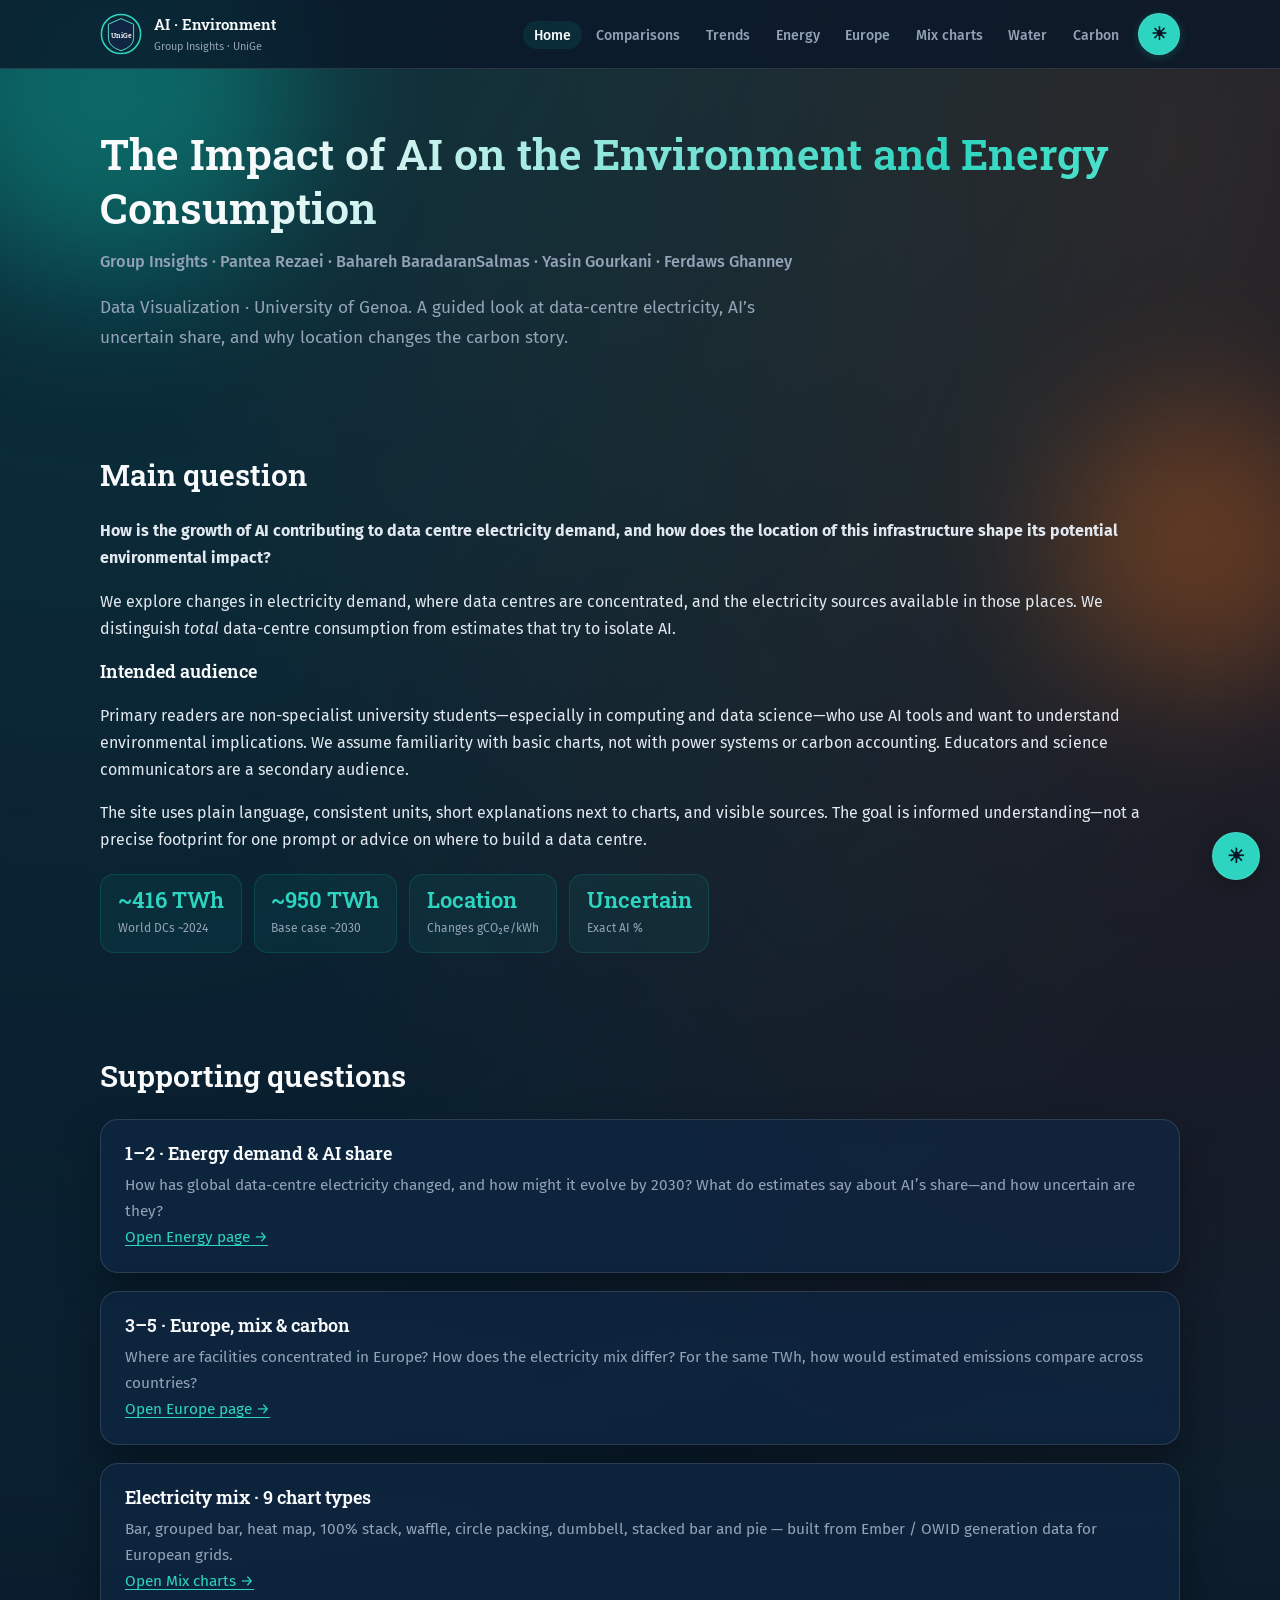
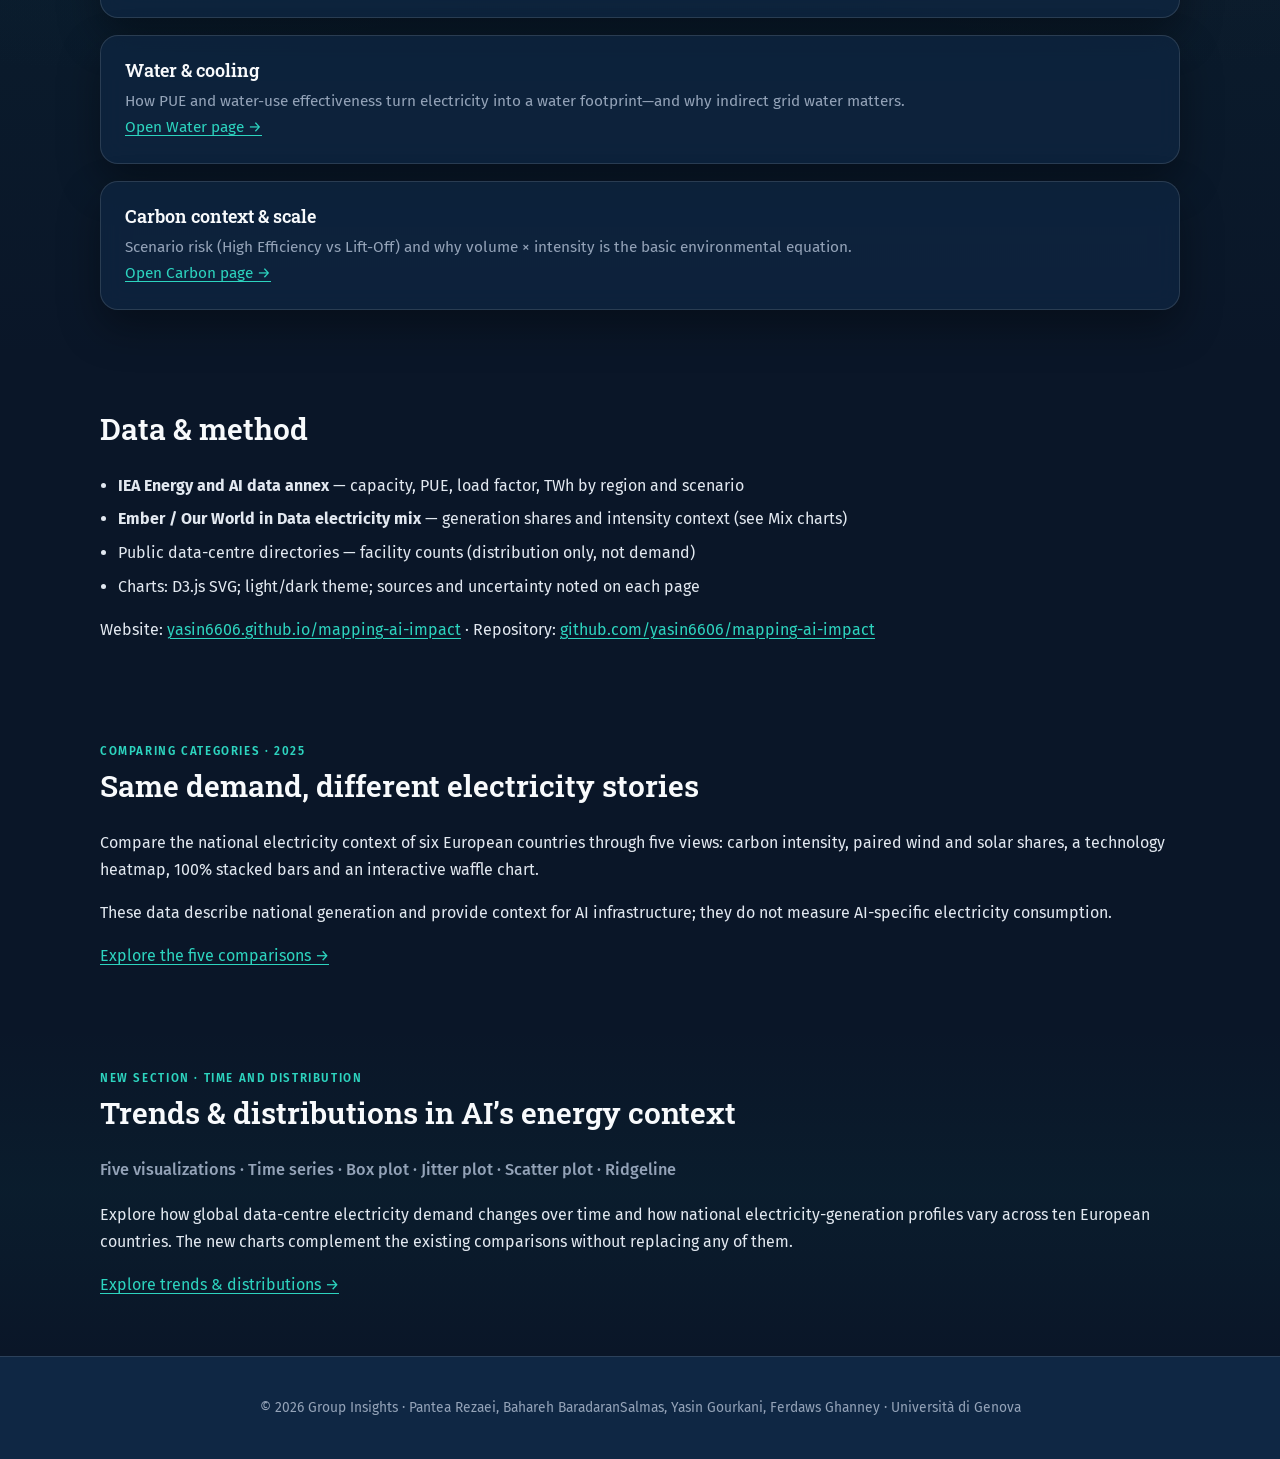
<file: index.html>
<!DOCTYPE html>
<html lang="en" data-theme="dark">
<head>
  <meta charset="UTF-8">
  <meta name="viewport" content="width=device-width, initial-scale=1.0">
  <title>The Impact of AI on the Environment and Energy Consumption | Insights</title>
  <link rel="preconnect" href="https://fonts.googleapis.com">
  <link rel="preconnect" href="https://fonts.gstatic.com" crossorigin>
  <link href="https://fonts.googleapis.com/css2?family=Fira+Sans:wght@300;400;500;600&family=Roboto+Slab:wght@400;500;600;700&display=swap" rel="stylesheet">
  <link rel="stylesheet" href="css/styles.css">
</head>
<body>
  <div class="blob blob-1" aria-hidden="true"></div>
  <div class="blob blob-2" aria-hidden="true"></div>

  <header class="site-header">
    <div class="container header-inner">
      <div class="brand">
        <svg class="unige-mark" viewBox="0 0 60 60" aria-hidden="true">
          <circle class="mark-outer" cx="30" cy="30" r="28"/>
          <path class="mark-shield" d="M30 8 L48 16 L48 36 Q48 48 30 54 Q12 48 12 36 L12 16 Z"/>
          <text class="mark-text" x="30" y="36" text-anchor="middle">UniGe</text>
        </svg>
        <div class="brand-text">
          <span class="brand-title">AI · Environment</span>
          <span class="brand-sub">Group Insights · UniGe</span>
        </div>
      </div>
      <div class="header-actions">
        <nav class="main-nav" aria-label="Main">
          <ul>
            <li><a href="index.html" class="active">Home</a></li>
            <li><a href="comparing.html">Comparisons</a></li>
            <li><a href="pages/trends.html">Trends</a></li>
            <li><a href="pages/energy.html">Energy</a></li>
            <li><a href="pages/europe.html">Europe</a></li>
            <li><a href="pages/charts.html">Mix charts</a></li>
            <li><a href="pages/water.html">Water</a></li>
            <li><a href="pages/carbon.html">Carbon</a></li>
          </ul>
        </nav>
        <button class="theme-toggle" type="button" aria-label="Toggle theme">◐</button>
      </div>
    </div>
  </header>
  <button class="theme-toggle-fixed" type="button" aria-label="Toggle theme">◐</button>

  <main>
    <section class="hero">
      <div class="container">
        <h1>The Impact of AI on the Environment and Energy Consumption</h1>
        <p class="subtitle">Group Insights · Pantea Rezaei · Bahareh BaradaranSalmas · Yasin Gourkani · Ferdaws Ghanney</p>
        <p class="hero-lead">Data Visualization · University of Genoa. A guided look at data-centre electricity, AI’s uncertain share, and why location changes the carbon story.</p>
      </div>
    </section>

    <section class="section">
      <div class="container">
        <h2>Main question</h2>
        <p><strong>How is the growth of AI contributing to data centre electricity demand, and how does the location of this infrastructure shape its potential environmental impact?</strong></p>
        <p>We explore changes in electricity demand, where data centres are concentrated, and the electricity sources available in those places. We distinguish <em>total</em> data-centre consumption from estimates that try to isolate AI.</p>

        <h3>Intended audience</h3>
        <p>Primary readers are non-specialist university students—especially in computing and data science—who use AI tools and want to understand environmental implications. We assume familiarity with basic charts, not with power systems or carbon accounting. Educators and science communicators are a secondary audience.</p>
        <p>The site uses plain language, consistent units, short explanations next to charts, and visible sources. The goal is informed understanding—not a precise footprint for one prompt or advice on where to build a data centre.</p>

        <div class="stat-row">
          <div class="stat-pill"><span class="num">~416 TWh</span><span class="label">World DCs ~2024</span></div>
          <div class="stat-pill"><span class="num">~950 TWh</span><span class="label">Base case ~2030</span></div>
          <div class="stat-pill"><span class="num">Location</span><span class="label">Changes gCO₂e/kWh</span></div>
          <div class="stat-pill"><span class="num">Uncertain</span><span class="label">Exact AI %</span></div>
        </div>
      </div>
    </section>

    <section class="section alt">
      <div class="container">
        <h2>Supporting questions</h2>

        <article class="glass-card">
          <h3>1–2 · Energy demand & AI share</h3>
          <p>How has global data-centre electricity changed, and how might it evolve by 2030? What do estimates say about AI’s share—and how uncertain are they?</p>
          <p><a href="pages/energy.html">Open Energy page →</a></p>
        </article>

        <article class="glass-card">
          <h3>3–5 · Europe, mix & carbon</h3>
          <p>Where are facilities concentrated in Europe? How does the electricity mix differ? For the same TWh, how would estimated emissions compare across countries?</p>
          <p><a href="pages/europe.html">Open Europe page →</a></p>
        </article>

        <article class="glass-card">
          <h3>Electricity mix · 9 chart types</h3>
          <p>Bar, grouped bar, heat map, 100% stack, waffle, circle packing, dumbbell, stacked bar and pie — built from Ember / OWID generation data for European grids.</p>
          <p><a href="pages/charts.html">Open Mix charts →</a></p>
        </article>

        <article class="glass-card">
          <h3>Water & cooling</h3>
          <p>How PUE and water-use effectiveness turn electricity into a water footprint—and why indirect grid water matters.</p>
          <p><a href="pages/water.html">Open Water page →</a></p>
        </article>

        <article class="glass-card">
          <h3>Carbon context & scale</h3>
          <p>Scenario risk (High Efficiency vs Lift-Off) and why volume × intensity is the basic environmental equation.</p>
          <p><a href="pages/carbon.html">Open Carbon page →</a></p>
        </article>
      </div>
    </section>

    <section class="section">
      <div class="container">
        <h2>Data & method</h2>
        <ul class="data-list">
          <li><strong>IEA Energy and AI data annex</strong> — capacity, PUE, load factor, TWh by region and scenario</li>
          <li><strong>Ember / Our World in Data electricity mix</strong> — generation shares and intensity context (see Mix charts)</li>
          <li>Public data-centre directories — facility counts (distribution only, not demand)</li>
          <li>Charts: D3.js SVG; light/dark theme; sources and uncertainty noted on each page</li>
        </ul>
        <p>Website: <a href="https://yasin6606.github.io/mapping-ai-impact/">yasin6606.github.io/mapping-ai-impact</a> · Repository: <a href="https://github.com/yasin6606/mapping-ai-impact">github.com/yasin6606/mapping-ai-impact</a></p>
      </div>
    </section>
<section class="section"><div class="container"><p class="eyebrow">Comparing categories · 2025</p><h2>Same demand, different electricity stories</h2><p>Compare the national electricity context of six European countries through five views: carbon intensity, paired wind and solar shares, a technology heatmap, 100% stacked bars and an interactive waffle chart.</p><p>These data describe national generation and provide context for AI infrastructure; they do not measure AI-specific electricity consumption.</p><p><a href="comparing.html">Explore the five comparisons →</a></p></div></section>

    <section class="section alt">
      <div class="container">
        <p class="eyebrow">New section · Time and distribution</p>
        <h2>Trends & distributions in AI’s energy context</h2>
        <p class="subtitle">Five visualizations · Time series · Box plot · Jitter plot · Scatter plot · Ridgeline</p>
        <p>Explore how global data-centre electricity demand changes over time and how national electricity-generation profiles vary across ten European countries. The new charts complement the existing comparisons without replacing any of them.</p>
        <p><a href="pages/trends.html">Explore trends & distributions →</a></p>
      </div>
    </section>
  </main>

  <footer class="site-footer">
    <div class="container">
      <p>© 2026 Group Insights · Pantea Rezaei, Bahareh BaradaranSalmas, Yasin Gourkani, Ferdaws Ghanney · Università di Genova</p>
    </div>
  </footer>
  <script>
  (function(){var root=document.documentElement,key='insights-theme',s=null;try{s=localStorage.getItem(key);}catch(_){}if(s==='light'||s==='dark')root.setAttribute('data-theme',s);function sync(){var t=root.getAttribute('data-theme')||'dark',label=t==='dark'?'☀':'☾';document.querySelectorAll('.theme-toggle,.theme-toggle-fixed').forEach(function(b){b.textContent=label;});}sync();function toggle(){var n=(root.getAttribute('data-theme')||'dark')==='dark'?'light':'dark';root.setAttribute('data-theme',n);try{localStorage.setItem(key,n);}catch(_){}sync();}document.querySelectorAll('.theme-toggle,.theme-toggle-fixed').forEach(function(b){b.addEventListener('click',toggle);});})();
  </script>
</body>
</html>
</file>
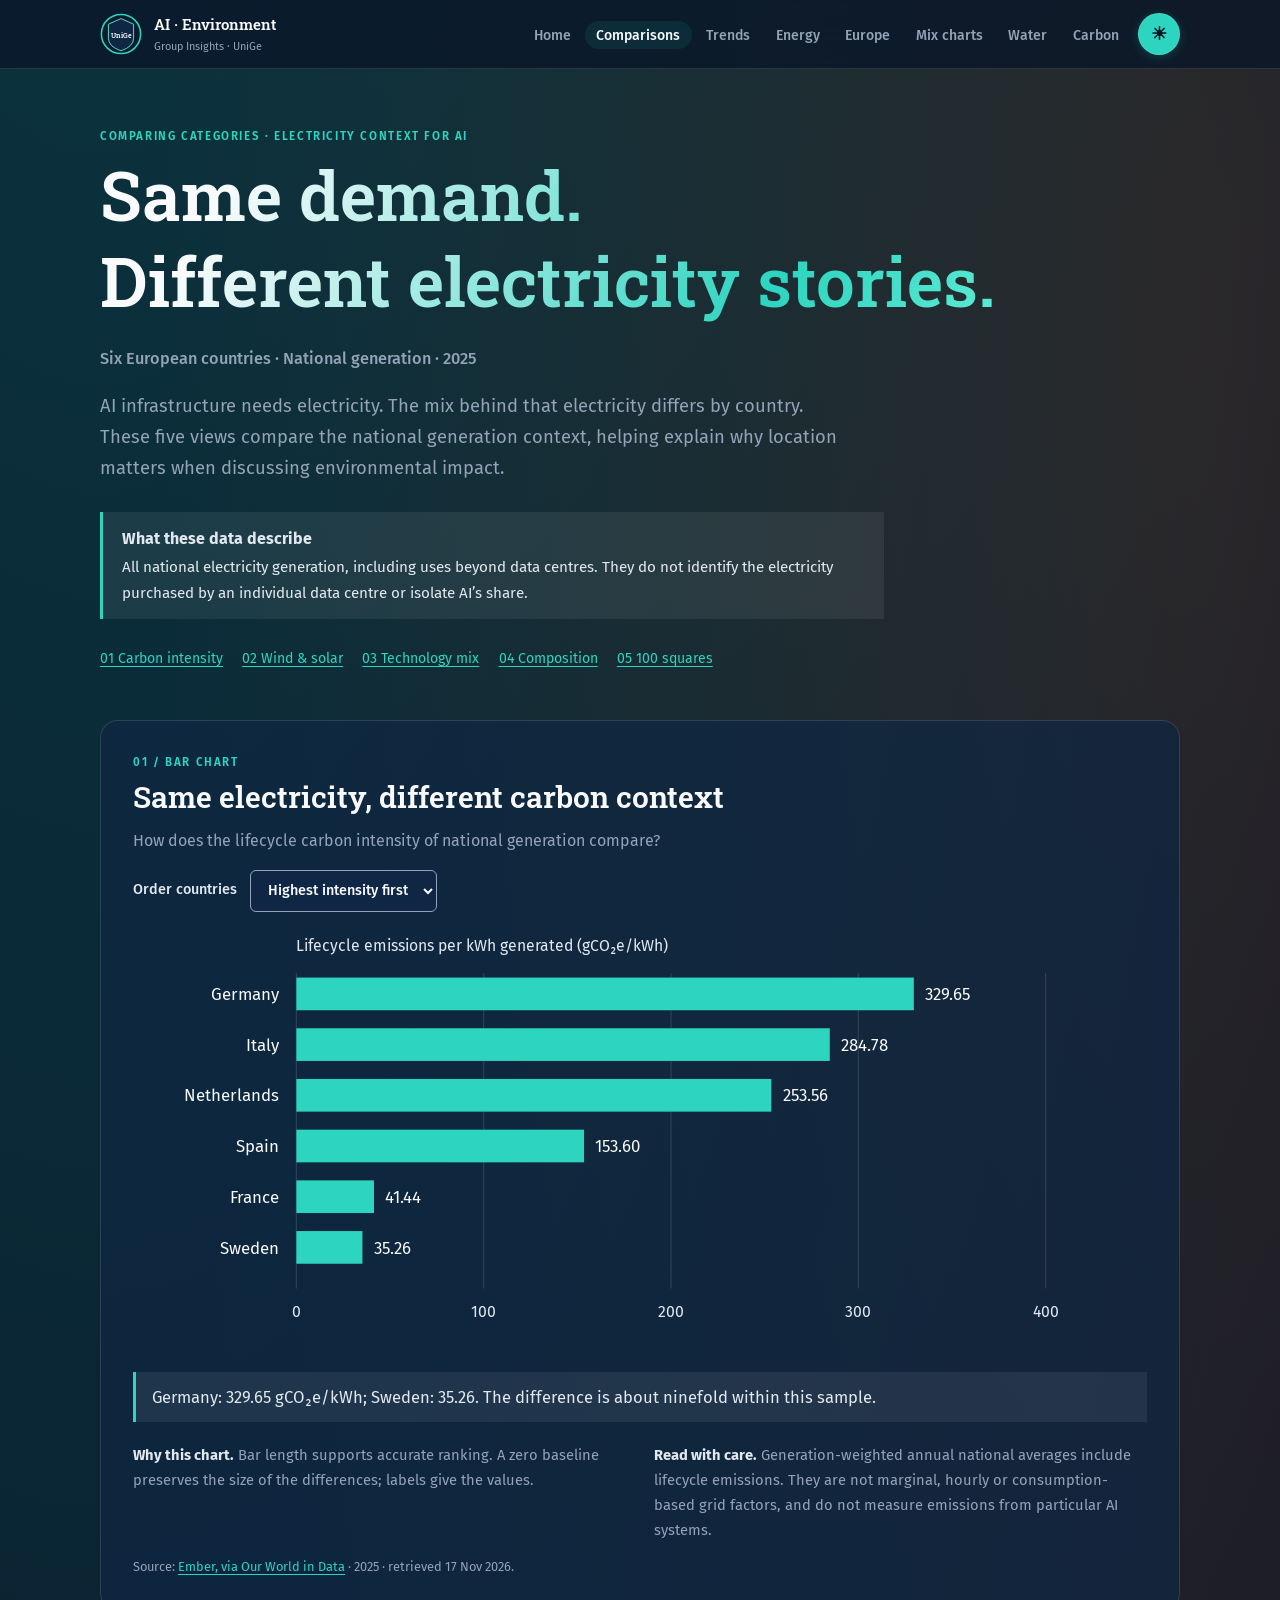
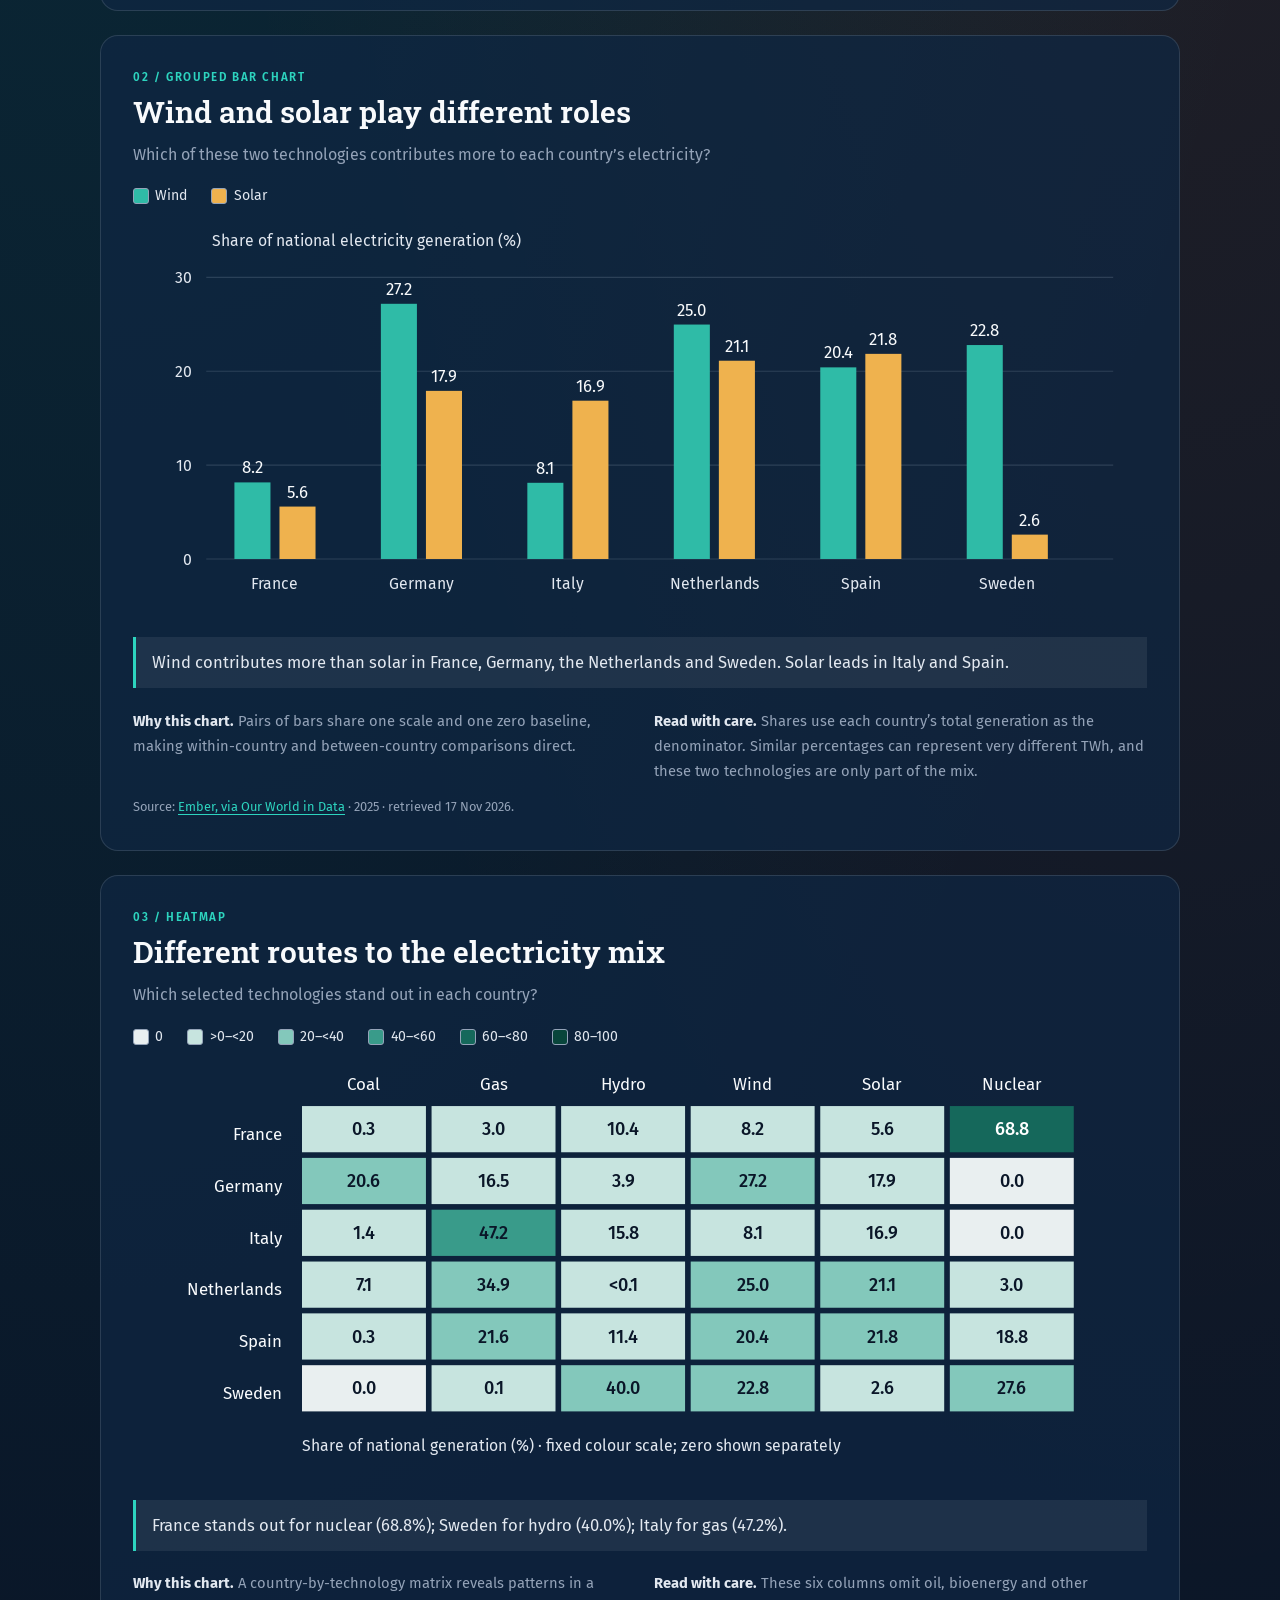
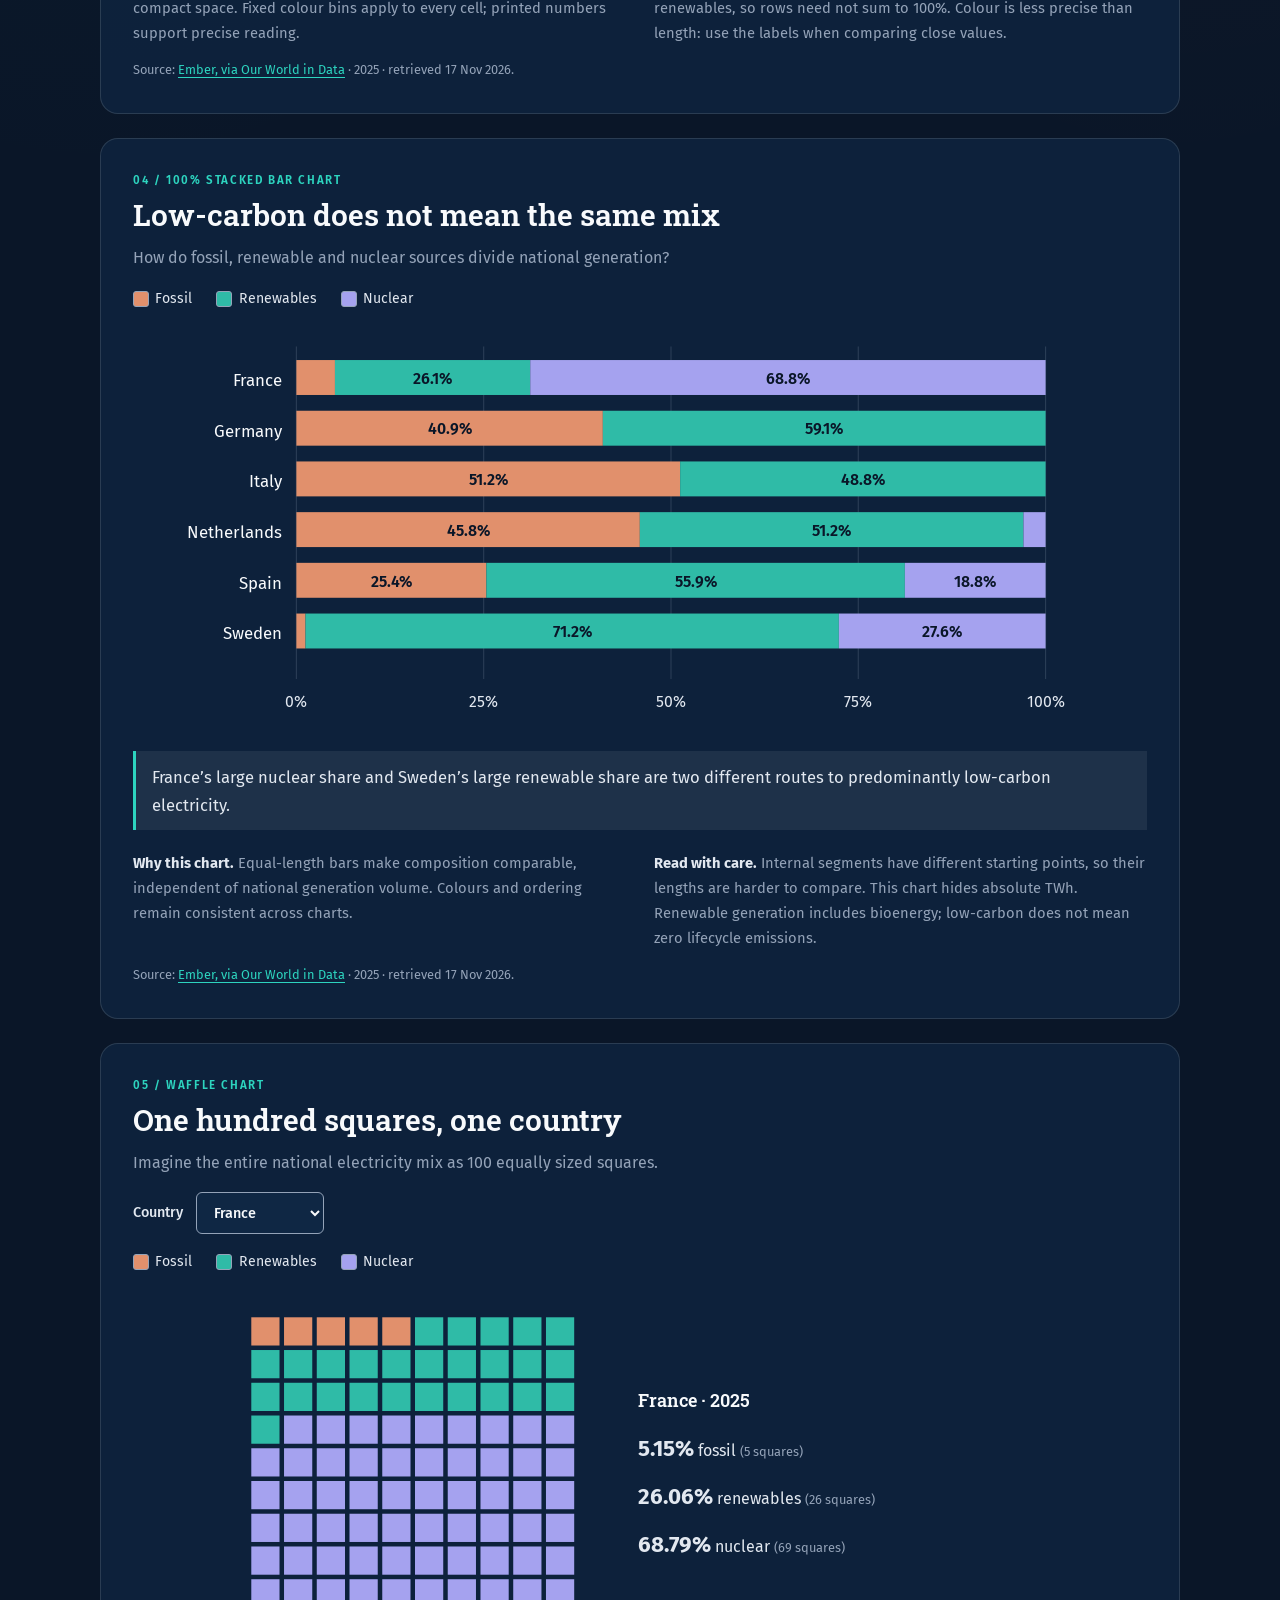
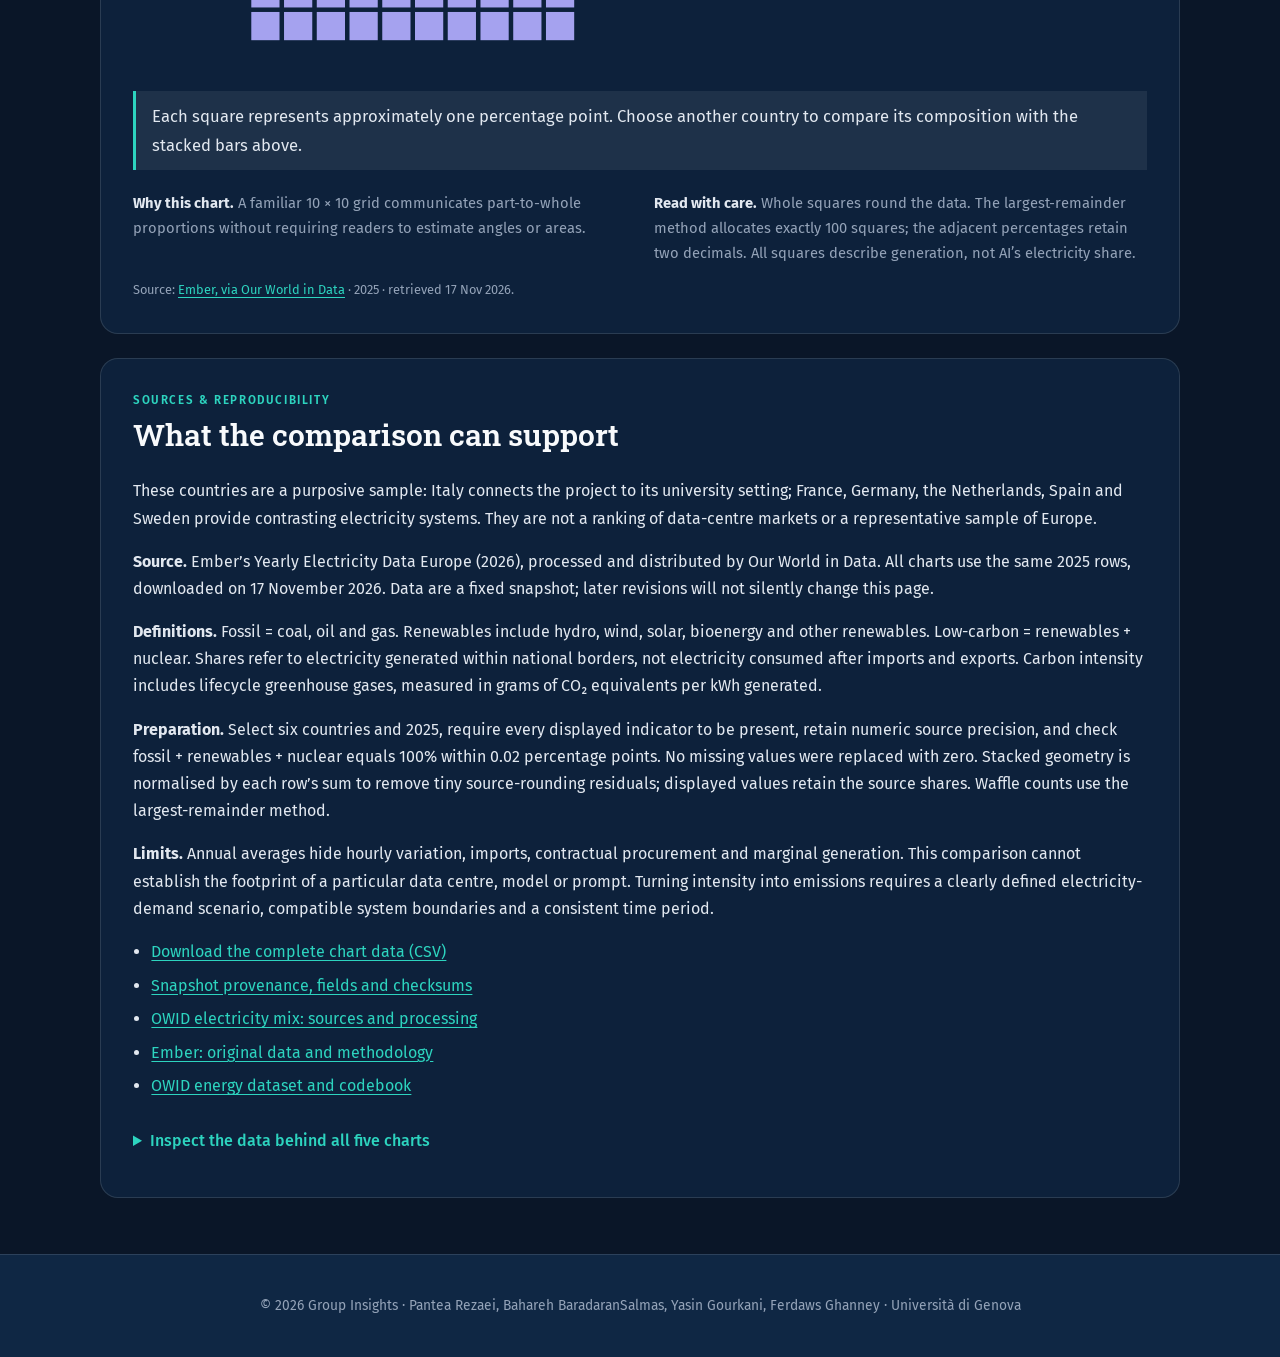
<file: comparing.html>
<!DOCTYPE html>
<html lang="en" data-theme="dark">
<head>
  <meta charset="UTF-8">
  <meta name="viewport" content="width=device-width, initial-scale=1.0">
  <title>Comparing Categories · Electricity & AI · Group Insights</title>
  <link rel="preconnect" href="https://fonts.googleapis.com">
  <link rel="preconnect" href="https://fonts.gstatic.com" crossorigin>
  <link href="https://fonts.googleapis.com/css2?family=Fira+Sans:wght@300;400;500;600&family=Roboto+Slab:wght@400;500;600;700&display=swap" rel="stylesheet">
  <link rel="stylesheet" href="css/styles.css">
<meta name="description" content="Five charts compare the 2025 electricity generation context of six European countries, with open data, methods and limitations.">
<link rel="stylesheet" href="comparison.css">
</head>
<body class="comparison-page"><a class="comparison-skip" href="#comparison-main">Skip to charts</a><header class="site-header">
    <div class="container header-inner">
      <div class="brand">
        <svg class="unige-mark" viewBox="0 0 60 60" aria-hidden="true">
          <circle class="mark-outer" cx="30" cy="30" r="28"/>
          <path class="mark-shield" d="M30 8 L48 16 L48 36 Q48 48 30 54 Q12 48 12 36 L12 16 Z"/>
          <text class="mark-text" x="30" y="36" text-anchor="middle">UniGe</text>
        </svg>
        <div class="brand-text">
          <span class="brand-title">AI · Environment</span>
          <span class="brand-sub">Group Insights · UniGe</span>
        </div>
      </div>
      <div class="header-actions">
        <nav class="main-nav" aria-label="Main">
          <ul>
            <li><a href="index.html">Home</a></li>
            <li><a href="comparing.html" class="active" aria-current="page">Comparisons</a></li>
            <li><a href="pages/trends.html">Trends</a></li>
            <li><a href="pages/energy.html">Energy</a></li>
            <li><a href="pages/europe.html">Europe</a></li>
            <li><a href="pages/charts.html">Mix charts</a></li>
            <li><a href="pages/water.html">Water</a></li>
            <li><a href="pages/carbon.html">Carbon</a></li>
          </ul>
        </nav>
        <button class="theme-toggle" type="button" aria-label="Toggle theme">◐</button>
      </div>
    </div>
  </header>
<main id="comparison-main"><section class="hero"><div class="container"><p class="eyebrow">Comparing categories · Electricity context for AI</p>
<h1>Same demand.<br>Different electricity stories.</h1><p class="subtitle">Six European countries · National generation · 2025</p>
<p class="hero-lead">AI infrastructure needs electricity. The mix behind that electricity differs by country. These five views compare the national generation context, helping explain why location matters when discussing environmental impact.</p>
<div class="comparison-scope"><strong>What these data describe</strong><p>All national electricity generation, including uses beyond data centres. They do not identify the electricity purchased by an individual data centre or isolate AI’s share.</p></div>
<nav class="comparison-jumps" aria-label="Charts on this page"><a href="#chart-1">01 Carbon intensity</a><a href="#chart-2">02 Wind & solar</a><a href="#chart-3">03 Technology mix</a><a href="#chart-4">04 Composition</a><a href="#chart-5">05 100 squares</a></nav>
</div></section><div class="container comparison-content"><section class="comparison-card" id="chart-1" aria-labelledby="heading-1">
    <div class="comparison-card-head"><p class="eyebrow">01 / Bar chart</p><h2 id="heading-1">Same electricity, different carbon context</h2><p>How does the lifecycle carbon intensity of national generation compare?</p></div>
    <label class="comparison-control" for="bar-order">Order countries <select id="bar-order"><option value="value">Highest intensity first</option><option value="name">Alphabetical</option></select></label><div class="comparison-scroll"><svg viewBox="0 0 900 380" role="img" aria-label="Bar chart: electricity carbon intensity in six countries, 2025" id="comparison-bars"><title>Bar chart: electricity carbon intensity in six countries, 2025</title><desc>Germany has the highest intensity and Sweden the lowest in this selected sample. The scale starts at zero.</desc><line x1="145.0" x2="145.0" y1="40" y2="320" class="cmp-grid"/><text x="145.00" y="345.00" class="cmp-axis" text-anchor="middle">0</text><line x1="311.25" x2="311.25" y1="40" y2="320" class="cmp-grid"/><text x="311.25" y="345.00" class="cmp-axis" text-anchor="middle">100</text><line x1="477.5" x2="477.5" y1="40" y2="320" class="cmp-grid"/><text x="477.50" y="345.00" class="cmp-axis" text-anchor="middle">200</text><line x1="643.75" x2="643.75" y1="40" y2="320" class="cmp-grid"/><text x="643.75" y="345.00" class="cmp-axis" text-anchor="middle">300</text><line x1="810.0" x2="810.0" y1="40" y2="320" class="cmp-grid"/><text x="810.00" y="345.00" class="cmp-axis" text-anchor="middle">400</text><text x="145.00" y="20.00" class="cmp-axis" text-anchor="start">Lifecycle emissions per kWh generated (gCO₂e/kWh)</text><g class="country-bar" data-country="Germany" data-value="329.65" transform="translate(0,0)"><text x="130.00" y="64.00" class="cmp-label" text-anchor="end">Germany</text><rect x="145.000" y="44.000" width="548.043" height="29.000" class="cmp-bar"><title>Germany: 329.65 gCO₂e/kWh</title></rect><text x="703.04" y="64.00" class="cmp-label" text-anchor="start">329.65</text></g><g class="country-bar" data-country="Italy" data-value="284.78" transform="translate(0,45)"><text x="130.00" y="64.00" class="cmp-label" text-anchor="end">Italy</text><rect x="145.000" y="44.000" width="473.447" height="29.000" class="cmp-bar"><title>Italy: 284.78 gCO₂e/kWh</title></rect><text x="628.45" y="64.00" class="cmp-label" text-anchor="start">284.78</text></g><g class="country-bar" data-country="Netherlands" data-value="253.56" transform="translate(0,90)"><text x="130.00" y="64.00" class="cmp-label" text-anchor="end">Netherlands</text><rect x="145.000" y="44.000" width="421.543" height="29.000" class="cmp-bar"><title>Netherlands: 253.56 gCO₂e/kWh</title></rect><text x="576.54" y="64.00" class="cmp-label" text-anchor="start">253.56</text></g><g class="country-bar" data-country="Spain" data-value="153.6" transform="translate(0,135)"><text x="130.00" y="64.00" class="cmp-label" text-anchor="end">Spain</text><rect x="145.000" y="44.000" width="255.360" height="29.000" class="cmp-bar"><title>Spain: 153.60 gCO₂e/kWh</title></rect><text x="410.36" y="64.00" class="cmp-label" text-anchor="start">153.60</text></g><g class="country-bar" data-country="France" data-value="41.44" transform="translate(0,180)"><text x="130.00" y="64.00" class="cmp-label" text-anchor="end">France</text><rect x="145.000" y="44.000" width="68.894" height="29.000" class="cmp-bar"><title>France: 41.44 gCO₂e/kWh</title></rect><text x="223.89" y="64.00" class="cmp-label" text-anchor="start">41.44</text></g><g class="country-bar" data-country="Sweden" data-value="35.26" transform="translate(0,225)"><text x="130.00" y="64.00" class="cmp-label" text-anchor="end">Sweden</text><rect x="145.000" y="44.000" width="58.620" height="29.000" class="cmp-bar"><title>Sweden: 35.26 gCO₂e/kWh</title></rect><text x="213.62" y="64.00" class="cmp-label" text-anchor="start">35.26</text></g></svg></div>
    <p class="comparison-takeaway">Germany: 329.65 gCO₂e/kWh; Sweden: 35.26. The difference is about ninefold within this sample.</p>
    <div class="comparison-reading"><p><strong>Why this chart.</strong> Bar length supports accurate ranking. A zero baseline preserves the size of the differences; labels give the values.</p><p><strong>Read with care.</strong> Generation-weighted annual national averages include lifecycle emissions. They are not marginal, hourly or consumption-based grid factors, and do not measure emissions from particular AI systems.</p></div>
    <p class="chart-note">Source: <a href="https://ourworldindata.org/grapher/electricity-mix">Ember, via Our World in Data</a> · 2025 · retrieved 17 Nov 2026.</p></section><section class="comparison-card" id="chart-2" aria-labelledby="heading-2">
    <div class="comparison-card-head"><p class="eyebrow">02 / Grouped bar chart</p><h2 id="heading-2">Wind and solar play different roles</h2><p>Which of these two technologies contributes more to each country’s electricity?</p></div>
    <ul class="comparison-legend" aria-label="Chart legend"><li><span class="swatch cmp-wind" aria-hidden="true"></span>Wind</li><li><span class="swatch cmp-solar" aria-hidden="true"></span>Solar</li></ul><div class="comparison-scroll"><svg viewBox="0 0 900 355" role="img" aria-label="Grouped bar chart: wind and solar shares, 2025" ><title>Grouped bar chart: wind and solar shares, 2025</title><desc>Paired bars use a common zero baseline. Wind exceeds solar in four of the six countries; solar leads in Italy and Spain.</desc><text x="70.00" y="22.00" class="cmp-axis" text-anchor="start">Share of national electricity generation (%)</text><line x1="65" x2="870" y1="300.0" y2="300.0" class="cmp-grid"/><text x="52.00" y="305.00" class="cmp-axis" text-anchor="end">0</text><line x1="65" x2="870" y1="216.66666666666669" y2="216.66666666666669" class="cmp-grid"/><text x="52.00" y="221.67" class="cmp-axis" text-anchor="end">10</text><line x1="65" x2="870" y1="133.33333333333334" y2="133.33333333333334" class="cmp-grid"/><text x="52.00" y="138.33" class="cmp-axis" text-anchor="end">20</text><line x1="65" x2="870" y1="50.0" y2="50.0" class="cmp-grid"/><text x="52.00" y="55.00" class="cmp-axis" text-anchor="end">30</text><rect x="90.000" y="232.030" width="32.000" height="67.970" class="cmp-wind"><title>France, wind: 8.16%</title></rect><text x="106.00" y="224.03" class="cmp-label" text-anchor="middle">8.2</text><rect x="130.000" y="253.478" width="32.000" height="46.522" class="cmp-solar"><title>France, solar: 5.58%</title></rect><text x="146.00" y="245.48" class="cmp-label" text-anchor="middle">5.6</text><text x="126.00" y="327.00" class="cmp-axis" text-anchor="middle">France</text><rect x="220.000" y="73.496" width="32.000" height="226.504" class="cmp-wind"><title>Germany, wind: 27.18%</title></rect><text x="236.00" y="65.50" class="cmp-label" text-anchor="middle">27.2</text><rect x="260.000" y="150.774" width="32.000" height="149.226" class="cmp-solar"><title>Germany, solar: 17.91%</title></rect><text x="276.00" y="142.77" class="cmp-label" text-anchor="middle">17.9</text><text x="256.00" y="327.00" class="cmp-axis" text-anchor="middle">Germany</text><rect x="350.000" y="232.376" width="32.000" height="67.624" class="cmp-wind"><title>Italy, wind: 8.11%</title></rect><text x="366.00" y="224.38" class="cmp-label" text-anchor="middle">8.1</text><rect x="390.000" y="159.495" width="32.000" height="140.505" class="cmp-solar"><title>Italy, solar: 16.86%</title></rect><text x="406.00" y="151.50" class="cmp-label" text-anchor="middle">16.9</text><text x="386.00" y="327.00" class="cmp-axis" text-anchor="middle">Italy</text><rect x="480.000" y="91.914" width="32.000" height="208.086" class="cmp-wind"><title>Netherlands, wind: 24.97%</title></rect><text x="496.00" y="83.91" class="cmp-label" text-anchor="middle">25.0</text><rect x="520.000" y="124.022" width="32.000" height="175.978" class="cmp-solar"><title>Netherlands, solar: 21.12%</title></rect><text x="536.00" y="116.02" class="cmp-label" text-anchor="middle">21.1</text><text x="516.00" y="327.00" class="cmp-axis" text-anchor="middle">Netherlands</text><rect x="610.000" y="129.912" width="32.000" height="170.088" class="cmp-wind"><title>Spain, wind: 20.41%</title></rect><text x="626.00" y="121.91" class="cmp-label" text-anchor="middle">20.4</text><rect x="650.000" y="117.928" width="32.000" height="182.072" class="cmp-solar"><title>Spain, solar: 21.85%</title></rect><text x="666.00" y="109.93" class="cmp-label" text-anchor="middle">21.8</text><text x="646.00" y="327.00" class="cmp-axis" text-anchor="middle">Spain</text><rect x="740.000" y="110.107" width="32.000" height="189.893" class="cmp-wind"><title>Sweden, wind: 22.79%</title></rect><text x="756.00" y="102.11" class="cmp-label" text-anchor="middle">22.8</text><rect x="780.000" y="278.375" width="32.000" height="21.625" class="cmp-solar"><title>Sweden, solar: 2.60%</title></rect><text x="796.00" y="270.37" class="cmp-label" text-anchor="middle">2.6</text><text x="776.00" y="327.00" class="cmp-axis" text-anchor="middle">Sweden</text></svg></div>
    <p class="comparison-takeaway">Wind contributes more than solar in France, Germany, the Netherlands and Sweden. Solar leads in Italy and Spain.</p>
    <div class="comparison-reading"><p><strong>Why this chart.</strong> Pairs of bars share one scale and one zero baseline, making within-country and between-country comparisons direct.</p><p><strong>Read with care.</strong> Shares use each country’s total generation as the denominator. Similar percentages can represent very different TWh, and these two technologies are only part of the mix.</p></div>
    <p class="chart-note">Source: <a href="https://ourworldindata.org/grapher/electricity-mix">Ember, via Our World in Data</a> · 2025 · retrieved 17 Nov 2026.</p></section><section class="comparison-card" id="chart-3" aria-labelledby="heading-3">
    <div class="comparison-card-head"><p class="eyebrow">03 / Heatmap</p><h2 id="heading-3">Different routes to the electricity mix</h2><p>Which selected technologies stand out in each country?</p></div>
    <ul class="comparison-legend heat-legend" aria-label="Heatmap colour scale"><li><span class="swatch heat-0" aria-hidden="true"></span>0</li><li><span class="swatch heat-1" aria-hidden="true"></span>>0–<20</li><li><span class="swatch heat-2" aria-hidden="true"></span>20–<40</li><li><span class="swatch heat-3" aria-hidden="true"></span>40–<60</li><li><span class="swatch heat-4" aria-hidden="true"></span>60–<80</li><li><span class="swatch heat-5" aria-hidden="true"></span>80–100</li></ul><div class="comparison-scroll"><svg viewBox="0 0 900 375" role="img" aria-label="Heatmap: six electricity technologies across six countries, 2025" ><title>Heatmap: six electricity technologies across six countries, 2025</title><desc>Columns are coal, gas, hydro, wind, solar and nuclear; shares are rounded to one decimal place. Tiny positive values are labelled less than 0.1. Selected technologies do not sum to 100%.</desc><text x="205.00" y="26.00" class="cmp-label" text-anchor="middle">Coal</text><text x="320.00" y="26.00" class="cmp-label" text-anchor="middle">Gas</text><text x="435.00" y="26.00" class="cmp-label" text-anchor="middle">Hydro</text><text x="550.00" y="26.00" class="cmp-label" text-anchor="middle">Wind</text><text x="665.00" y="26.00" class="cmp-label" text-anchor="middle">Solar</text><text x="780.00" y="26.00" class="cmp-label" text-anchor="middle">Nuclear</text><text x="132.00" y="70.00" class="cmp-label" text-anchor="end">France</text><rect x="150.000" y="40.000" width="110.000" height="41.000" class="heat-1"><title>France, coal: 0.31%</title></rect><text x="205.00" y="66.00" class="heat-text heat-text-1" text-anchor="middle">0.3</text><rect x="265.000" y="40.000" width="110.000" height="41.000" class="heat-1"><title>France, gas: 3.03%</title></rect><text x="320.00" y="66.00" class="heat-text heat-text-1" text-anchor="middle">3.0</text><rect x="380.000" y="40.000" width="110.000" height="41.000" class="heat-1"><title>France, hydro: 10.42%</title></rect><text x="435.00" y="66.00" class="heat-text heat-text-1" text-anchor="middle">10.4</text><rect x="495.000" y="40.000" width="110.000" height="41.000" class="heat-1"><title>France, wind: 8.16%</title></rect><text x="550.00" y="66.00" class="heat-text heat-text-1" text-anchor="middle">8.2</text><rect x="610.000" y="40.000" width="110.000" height="41.000" class="heat-1"><title>France, solar: 5.58%</title></rect><text x="665.00" y="66.00" class="heat-text heat-text-1" text-anchor="middle">5.6</text><rect x="725.000" y="40.000" width="110.000" height="41.000" class="heat-4"><title>France, nuclear: 68.79%</title></rect><text x="780.00" y="66.00" class="heat-text heat-text-4" text-anchor="middle">68.8</text><text x="132.00" y="116.00" class="cmp-label" text-anchor="end">Germany</text><rect x="150.000" y="86.000" width="110.000" height="41.000" class="heat-2"><title>Germany, coal: 20.61%</title></rect><text x="205.00" y="112.00" class="heat-text heat-text-2" text-anchor="middle">20.6</text><rect x="265.000" y="86.000" width="110.000" height="41.000" class="heat-1"><title>Germany, gas: 16.52%</title></rect><text x="320.00" y="112.00" class="heat-text heat-text-1" text-anchor="middle">16.5</text><rect x="380.000" y="86.000" width="110.000" height="41.000" class="heat-1"><title>Germany, hydro: 3.91%</title></rect><text x="435.00" y="112.00" class="heat-text heat-text-1" text-anchor="middle">3.9</text><rect x="495.000" y="86.000" width="110.000" height="41.000" class="heat-2"><title>Germany, wind: 27.18%</title></rect><text x="550.00" y="112.00" class="heat-text heat-text-2" text-anchor="middle">27.2</text><rect x="610.000" y="86.000" width="110.000" height="41.000" class="heat-1"><title>Germany, solar: 17.91%</title></rect><text x="665.00" y="112.00" class="heat-text heat-text-1" text-anchor="middle">17.9</text><rect x="725.000" y="86.000" width="110.000" height="41.000" class="heat-0"><title>Germany, nuclear: 0.00%</title></rect><text x="780.00" y="112.00" class="heat-text heat-text-0" text-anchor="middle">0.0</text><text x="132.00" y="162.00" class="cmp-label" text-anchor="end">Italy</text><rect x="150.000" y="132.000" width="110.000" height="41.000" class="heat-1"><title>Italy, coal: 1.41%</title></rect><text x="205.00" y="158.00" class="heat-text heat-text-1" text-anchor="middle">1.4</text><rect x="265.000" y="132.000" width="110.000" height="41.000" class="heat-3"><title>Italy, gas: 47.24%</title></rect><text x="320.00" y="158.00" class="heat-text heat-text-3" text-anchor="middle">47.2</text><rect x="380.000" y="132.000" width="110.000" height="41.000" class="heat-1"><title>Italy, hydro: 15.75%</title></rect><text x="435.00" y="158.00" class="heat-text heat-text-1" text-anchor="middle">15.8</text><rect x="495.000" y="132.000" width="110.000" height="41.000" class="heat-1"><title>Italy, wind: 8.11%</title></rect><text x="550.00" y="158.00" class="heat-text heat-text-1" text-anchor="middle">8.1</text><rect x="610.000" y="132.000" width="110.000" height="41.000" class="heat-1"><title>Italy, solar: 16.86%</title></rect><text x="665.00" y="158.00" class="heat-text heat-text-1" text-anchor="middle">16.9</text><rect x="725.000" y="132.000" width="110.000" height="41.000" class="heat-0"><title>Italy, nuclear: 0.00%</title></rect><text x="780.00" y="158.00" class="heat-text heat-text-0" text-anchor="middle">0.0</text><text x="132.00" y="208.00" class="cmp-label" text-anchor="end">Netherlands</text><rect x="150.000" y="178.000" width="110.000" height="41.000" class="heat-1"><title>Netherlands, coal: 7.08%</title></rect><text x="205.00" y="204.00" class="heat-text heat-text-1" text-anchor="middle">7.1</text><rect x="265.000" y="178.000" width="110.000" height="41.000" class="heat-2"><title>Netherlands, gas: 34.89%</title></rect><text x="320.00" y="204.00" class="heat-text heat-text-2" text-anchor="middle">34.9</text><rect x="380.000" y="178.000" width="110.000" height="41.000" class="heat-1"><title>Netherlands, hydro: 0.04%</title></rect><text x="435.00" y="204.00" class="heat-text heat-text-1" text-anchor="middle">&lt;0.1</text><rect x="495.000" y="178.000" width="110.000" height="41.000" class="heat-2"><title>Netherlands, wind: 24.97%</title></rect><text x="550.00" y="204.00" class="heat-text heat-text-2" text-anchor="middle">25.0</text><rect x="610.000" y="178.000" width="110.000" height="41.000" class="heat-2"><title>Netherlands, solar: 21.12%</title></rect><text x="665.00" y="204.00" class="heat-text heat-text-2" text-anchor="middle">21.1</text><rect x="725.000" y="178.000" width="110.000" height="41.000" class="heat-1"><title>Netherlands, nuclear: 2.96%</title></rect><text x="780.00" y="204.00" class="heat-text heat-text-1" text-anchor="middle">3.0</text><text x="132.00" y="254.00" class="cmp-label" text-anchor="end">Spain</text><rect x="150.000" y="224.000" width="110.000" height="41.000" class="heat-1"><title>Spain, coal: 0.32%</title></rect><text x="205.00" y="250.00" class="heat-text heat-text-1" text-anchor="middle">0.3</text><rect x="265.000" y="224.000" width="110.000" height="41.000" class="heat-2"><title>Spain, gas: 21.56%</title></rect><text x="320.00" y="250.00" class="heat-text heat-text-2" text-anchor="middle">21.6</text><rect x="380.000" y="224.000" width="110.000" height="41.000" class="heat-1"><title>Spain, hydro: 11.37%</title></rect><text x="435.00" y="250.00" class="heat-text heat-text-1" text-anchor="middle">11.4</text><rect x="495.000" y="224.000" width="110.000" height="41.000" class="heat-2"><title>Spain, wind: 20.41%</title></rect><text x="550.00" y="250.00" class="heat-text heat-text-2" text-anchor="middle">20.4</text><rect x="610.000" y="224.000" width="110.000" height="41.000" class="heat-2"><title>Spain, solar: 21.85%</title></rect><text x="665.00" y="250.00" class="heat-text heat-text-2" text-anchor="middle">21.8</text><rect x="725.000" y="224.000" width="110.000" height="41.000" class="heat-1"><title>Spain, nuclear: 18.78%</title></rect><text x="780.00" y="250.00" class="heat-text heat-text-1" text-anchor="middle">18.8</text><text x="132.00" y="300.00" class="cmp-label" text-anchor="end">Sweden</text><rect x="150.000" y="270.000" width="110.000" height="41.000" class="heat-0"><title>Sweden, coal: 0.00%</title></rect><text x="205.00" y="296.00" class="heat-text heat-text-0" text-anchor="middle">0.0</text><rect x="265.000" y="270.000" width="110.000" height="41.000" class="heat-1"><title>Sweden, gas: 0.06%</title></rect><text x="320.00" y="296.00" class="heat-text heat-text-1" text-anchor="middle">0.1</text><rect x="380.000" y="270.000" width="110.000" height="41.000" class="heat-2"><title>Sweden, hydro: 39.97%</title></rect><text x="435.00" y="296.00" class="heat-text heat-text-2" text-anchor="middle">40.0</text><rect x="495.000" y="270.000" width="110.000" height="41.000" class="heat-2"><title>Sweden, wind: 22.79%</title></rect><text x="550.00" y="296.00" class="heat-text heat-text-2" text-anchor="middle">22.8</text><rect x="610.000" y="270.000" width="110.000" height="41.000" class="heat-1"><title>Sweden, solar: 2.60%</title></rect><text x="665.00" y="296.00" class="heat-text heat-text-1" text-anchor="middle">2.6</text><rect x="725.000" y="270.000" width="110.000" height="41.000" class="heat-2"><title>Sweden, nuclear: 27.59%</title></rect><text x="780.00" y="296.00" class="heat-text heat-text-2" text-anchor="middle">27.6</text><text x="150.00" y="346.00" class="cmp-axis" text-anchor="start">Share of national generation (%) · fixed colour scale; zero shown separately</text></svg></div>
    <p class="comparison-takeaway">France stands out for nuclear (68.8%); Sweden for hydro (40.0%); Italy for gas (47.2%).</p>
    <div class="comparison-reading"><p><strong>Why this chart.</strong> A country-by-technology matrix reveals patterns in a compact space. Fixed colour bins apply to every cell; printed numbers support precise reading.</p><p><strong>Read with care.</strong> These six columns omit oil, bioenergy and other renewables, so rows need not sum to 100%. Colour is less precise than length: use the labels when comparing close values.</p></div>
    <p class="chart-note">Source: <a href="https://ourworldindata.org/grapher/electricity-mix">Ember, via Our World in Data</a> · 2025 · retrieved 17 Nov 2026.</p></section><section class="comparison-card" id="chart-4" aria-labelledby="heading-4">
    <div class="comparison-card-head"><p class="eyebrow">04 / 100% stacked bar chart</p><h2 id="heading-4">Low-carbon does not mean the same mix</h2><p>How do fossil, renewable and nuclear sources divide national generation?</p></div>
    <ul class="comparison-legend" aria-label="Chart legend"><li><span class="swatch cmp-fossil" aria-hidden="true"></span>Fossil</li><li><span class="swatch cmp-renewables" aria-hidden="true"></span>Renewables</li><li><span class="swatch cmp-nuclear" aria-hidden="true"></span>Nuclear</li></ul><div class="comparison-scroll"><svg viewBox="0 0 900 365" role="img" aria-label="100% stacked bar chart: fossil, renewable and nuclear electricity, 2025" ><title>100% stacked bar chart: fossil, renewable and nuclear electricity, 2025</title><desc>Every row represents 100% of a country’s generation. France is nuclear-led; Sweden is renewable-led. These are shares, not absolute generation volumes.</desc><line x1="145.0" x2="145.0" y1="20" y2="315" class="cmp-grid"/><text x="145.00" y="340.00" class="cmp-axis" text-anchor="middle">0%</text><line x1="311.25" x2="311.25" y1="20" y2="315" class="cmp-grid"/><text x="311.25" y="340.00" class="cmp-axis" text-anchor="middle">25%</text><line x1="477.5" x2="477.5" y1="20" y2="315" class="cmp-grid"/><text x="477.50" y="340.00" class="cmp-axis" text-anchor="middle">50%</text><line x1="643.75" x2="643.75" y1="20" y2="315" class="cmp-grid"/><text x="643.75" y="340.00" class="cmp-axis" text-anchor="middle">75%</text><line x1="810.0" x2="810.0" y1="20" y2="315" class="cmp-grid"/><text x="810.00" y="340.00" class="cmp-axis" text-anchor="middle">100%</text><text x="132.00" y="55.00" class="cmp-label" text-anchor="end">France</text><rect x="145.000" y="32.000" width="34.243" height="31.000" class="cmp-fossil"><title>France, fossil: 5.15%</title></rect><rect x="179.243" y="32.000" width="173.326" height="31.000" class="cmp-renewables"><title>France, renewables: 26.06%</title></rect><text x="265.91" y="53.00" class="segment-label" text-anchor="middle">26.1%</text><rect x="352.569" y="32.000" width="457.431" height="31.000" class="cmp-nuclear"><title>France, nuclear: 68.79%</title></rect><text x="581.28" y="53.00" class="segment-label" text-anchor="middle">68.8%</text><text x="132.00" y="100.00" class="cmp-label" text-anchor="end">Germany</text><rect x="145.000" y="77.000" width="272.035" height="31.000" class="cmp-fossil"><title>Germany, fossil: 40.91%</title></rect><text x="281.02" y="98.00" class="segment-label" text-anchor="middle">40.9%</text><rect x="417.035" y="77.000" width="392.965" height="31.000" class="cmp-renewables"><title>Germany, renewables: 59.09%</title></rect><text x="613.52" y="98.00" class="segment-label" text-anchor="middle">59.1%</text><rect x="810.000" y="77.000" width="0.000" height="31.000" class="cmp-nuclear"><title>Germany, nuclear: 0.00%</title></rect><text x="132.00" y="145.00" class="cmp-label" text-anchor="end">Italy</text><rect x="145.000" y="122.000" width="340.640" height="31.000" class="cmp-fossil"><title>Italy, fossil: 51.22%</title></rect><text x="315.32" y="143.00" class="segment-label" text-anchor="middle">51.2%</text><rect x="485.640" y="122.000" width="324.360" height="31.000" class="cmp-renewables"><title>Italy, renewables: 48.78%</title></rect><text x="647.82" y="143.00" class="segment-label" text-anchor="middle">48.8%</text><rect x="810.000" y="122.000" width="0.000" height="31.000" class="cmp-nuclear"><title>Italy, nuclear: 0.00%</title></rect><text x="132.00" y="190.00" class="cmp-label" text-anchor="end">Netherlands</text><rect x="145.000" y="167.000" width="304.857" height="31.000" class="cmp-fossil"><title>Netherlands, fossil: 45.84%</title></rect><text x="297.43" y="188.00" class="segment-label" text-anchor="middle">45.8%</text><rect x="449.857" y="167.000" width="340.482" height="31.000" class="cmp-renewables"><title>Netherlands, renewables: 51.20%</title></rect><text x="620.10" y="188.00" class="segment-label" text-anchor="middle">51.2%</text><rect x="790.340" y="167.000" width="19.660" height="31.000" class="cmp-nuclear"><title>Netherlands, nuclear: 2.96%</title></rect><text x="132.00" y="235.00" class="cmp-label" text-anchor="end">Spain</text><rect x="145.000" y="212.000" width="168.647" height="31.000" class="cmp-fossil"><title>Spain, fossil: 25.36%</title></rect><text x="229.32" y="233.00" class="segment-label" text-anchor="middle">25.4%</text><rect x="313.647" y="212.000" width="371.457" height="31.000" class="cmp-renewables"><title>Spain, renewables: 55.86%</title></rect><text x="499.37" y="233.00" class="segment-label" text-anchor="middle">55.9%</text><rect x="685.103" y="212.000" width="124.897" height="31.000" class="cmp-nuclear"><title>Spain, nuclear: 18.78%</title></rect><text x="747.55" y="233.00" class="segment-label" text-anchor="middle">18.8%</text><text x="132.00" y="280.00" class="cmp-label" text-anchor="end">Sweden</text><rect x="145.000" y="257.000" width="8.103" height="31.000" class="cmp-fossil"><title>Sweden, fossil: 1.22%</title></rect><rect x="153.103" y="257.000" width="473.420" height="31.000" class="cmp-renewables"><title>Sweden, renewables: 71.19%</title></rect><text x="389.81" y="278.00" class="segment-label" text-anchor="middle">71.2%</text><rect x="626.522" y="257.000" width="183.478" height="31.000" class="cmp-nuclear"><title>Sweden, nuclear: 27.59%</title></rect><text x="718.26" y="278.00" class="segment-label" text-anchor="middle">27.6%</text></svg></div>
    <p class="comparison-takeaway">France’s large nuclear share and Sweden’s large renewable share are two different routes to predominantly low-carbon electricity.</p>
    <div class="comparison-reading"><p><strong>Why this chart.</strong> Equal-length bars make composition comparable, independent of national generation volume. Colours and ordering remain consistent across charts.</p><p><strong>Read with care.</strong> Internal segments have different starting points, so their lengths are harder to compare. This chart hides absolute TWh. Renewable generation includes bioenergy; low-carbon does not mean zero lifecycle emissions.</p></div>
    <p class="chart-note">Source: <a href="https://ourworldindata.org/grapher/electricity-mix">Ember, via Our World in Data</a> · 2025 · retrieved 17 Nov 2026.</p></section><section class="comparison-card" id="chart-5" aria-labelledby="heading-5">
    <div class="comparison-card-head"><p class="eyebrow">05 / Waffle chart</p><h2 id="heading-5">One hundred squares, one country</h2><p>Imagine the entire national electricity mix as 100 equally sized squares.</p></div>
    <label class="comparison-control" for="waffle-country">Country <select id="waffle-country"><option>France</option><option>Germany</option><option>Italy</option><option>Netherlands</option><option>Spain</option><option>Sweden</option></select></label><ul class="comparison-legend" aria-label="Chart legend"><li><span class="swatch cmp-fossil" aria-hidden="true"></span>Fossil</li><li><span class="swatch cmp-renewables" aria-hidden="true"></span>Renewables</li><li><span class="swatch cmp-nuclear" aria-hidden="true"></span>Nuclear</li></ul><div class="comparison-scroll"><div class="waffle-layout"><div id="waffle-grid"><svg viewBox="0 0 310 310" role="img" aria-label="France: 100 squares representing the generation mix"><title>France: electricity generation mix, 2025</title><rect x="10.000" y="10.000" width="25.000" height="25.000" class="cmp-fossil"></rect><rect x="39.000" y="10.000" width="25.000" height="25.000" class="cmp-fossil"></rect><rect x="68.000" y="10.000" width="25.000" height="25.000" class="cmp-fossil"></rect><rect x="97.000" y="10.000" width="25.000" height="25.000" class="cmp-fossil"></rect><rect x="126.000" y="10.000" width="25.000" height="25.000" class="cmp-fossil"></rect><rect x="155.000" y="10.000" width="25.000" height="25.000" class="cmp-renewables"></rect><rect x="184.000" y="10.000" width="25.000" height="25.000" class="cmp-renewables"></rect><rect x="213.000" y="10.000" width="25.000" height="25.000" class="cmp-renewables"></rect><rect x="242.000" y="10.000" width="25.000" height="25.000" class="cmp-renewables"></rect><rect x="271.000" y="10.000" width="25.000" height="25.000" class="cmp-renewables"></rect><rect x="10.000" y="39.000" width="25.000" height="25.000" class="cmp-renewables"></rect><rect x="39.000" y="39.000" width="25.000" height="25.000" class="cmp-renewables"></rect><rect x="68.000" y="39.000" width="25.000" height="25.000" class="cmp-renewables"></rect><rect x="97.000" y="39.000" width="25.000" height="25.000" class="cmp-renewables"></rect><rect x="126.000" y="39.000" width="25.000" height="25.000" class="cmp-renewables"></rect><rect x="155.000" y="39.000" width="25.000" height="25.000" class="cmp-renewables"></rect><rect x="184.000" y="39.000" width="25.000" height="25.000" class="cmp-renewables"></rect><rect x="213.000" y="39.000" width="25.000" height="25.000" class="cmp-renewables"></rect><rect x="242.000" y="39.000" width="25.000" height="25.000" class="cmp-renewables"></rect><rect x="271.000" y="39.000" width="25.000" height="25.000" class="cmp-renewables"></rect><rect x="10.000" y="68.000" width="25.000" height="25.000" class="cmp-renewables"></rect><rect x="39.000" y="68.000" width="25.000" height="25.000" class="cmp-renewables"></rect><rect x="68.000" y="68.000" width="25.000" height="25.000" class="cmp-renewables"></rect><rect x="97.000" y="68.000" width="25.000" height="25.000" class="cmp-renewables"></rect><rect x="126.000" y="68.000" width="25.000" height="25.000" class="cmp-renewables"></rect><rect x="155.000" y="68.000" width="25.000" height="25.000" class="cmp-renewables"></rect><rect x="184.000" y="68.000" width="25.000" height="25.000" class="cmp-renewables"></rect><rect x="213.000" y="68.000" width="25.000" height="25.000" class="cmp-renewables"></rect><rect x="242.000" y="68.000" width="25.000" height="25.000" class="cmp-renewables"></rect><rect x="271.000" y="68.000" width="25.000" height="25.000" class="cmp-renewables"></rect><rect x="10.000" y="97.000" width="25.000" height="25.000" class="cmp-renewables"></rect><rect x="39.000" y="97.000" width="25.000" height="25.000" class="cmp-nuclear"></rect><rect x="68.000" y="97.000" width="25.000" height="25.000" class="cmp-nuclear"></rect><rect x="97.000" y="97.000" width="25.000" height="25.000" class="cmp-nuclear"></rect><rect x="126.000" y="97.000" width="25.000" height="25.000" class="cmp-nuclear"></rect><rect x="155.000" y="97.000" width="25.000" height="25.000" class="cmp-nuclear"></rect><rect x="184.000" y="97.000" width="25.000" height="25.000" class="cmp-nuclear"></rect><rect x="213.000" y="97.000" width="25.000" height="25.000" class="cmp-nuclear"></rect><rect x="242.000" y="97.000" width="25.000" height="25.000" class="cmp-nuclear"></rect><rect x="271.000" y="97.000" width="25.000" height="25.000" class="cmp-nuclear"></rect><rect x="10.000" y="126.000" width="25.000" height="25.000" class="cmp-nuclear"></rect><rect x="39.000" y="126.000" width="25.000" height="25.000" class="cmp-nuclear"></rect><rect x="68.000" y="126.000" width="25.000" height="25.000" class="cmp-nuclear"></rect><rect x="97.000" y="126.000" width="25.000" height="25.000" class="cmp-nuclear"></rect><rect x="126.000" y="126.000" width="25.000" height="25.000" class="cmp-nuclear"></rect><rect x="155.000" y="126.000" width="25.000" height="25.000" class="cmp-nuclear"></rect><rect x="184.000" y="126.000" width="25.000" height="25.000" class="cmp-nuclear"></rect><rect x="213.000" y="126.000" width="25.000" height="25.000" class="cmp-nuclear"></rect><rect x="242.000" y="126.000" width="25.000" height="25.000" class="cmp-nuclear"></rect><rect x="271.000" y="126.000" width="25.000" height="25.000" class="cmp-nuclear"></rect><rect x="10.000" y="155.000" width="25.000" height="25.000" class="cmp-nuclear"></rect><rect x="39.000" y="155.000" width="25.000" height="25.000" class="cmp-nuclear"></rect><rect x="68.000" y="155.000" width="25.000" height="25.000" class="cmp-nuclear"></rect><rect x="97.000" y="155.000" width="25.000" height="25.000" class="cmp-nuclear"></rect><rect x="126.000" y="155.000" width="25.000" height="25.000" class="cmp-nuclear"></rect><rect x="155.000" y="155.000" width="25.000" height="25.000" class="cmp-nuclear"></rect><rect x="184.000" y="155.000" width="25.000" height="25.000" class="cmp-nuclear"></rect><rect x="213.000" y="155.000" width="25.000" height="25.000" class="cmp-nuclear"></rect><rect x="242.000" y="155.000" width="25.000" height="25.000" class="cmp-nuclear"></rect><rect x="271.000" y="155.000" width="25.000" height="25.000" class="cmp-nuclear"></rect><rect x="10.000" y="184.000" width="25.000" height="25.000" class="cmp-nuclear"></rect><rect x="39.000" y="184.000" width="25.000" height="25.000" class="cmp-nuclear"></rect><rect x="68.000" y="184.000" width="25.000" height="25.000" class="cmp-nuclear"></rect><rect x="97.000" y="184.000" width="25.000" height="25.000" class="cmp-nuclear"></rect><rect x="126.000" y="184.000" width="25.000" height="25.000" class="cmp-nuclear"></rect><rect x="155.000" y="184.000" width="25.000" height="25.000" class="cmp-nuclear"></rect><rect x="184.000" y="184.000" width="25.000" height="25.000" class="cmp-nuclear"></rect><rect x="213.000" y="184.000" width="25.000" height="25.000" class="cmp-nuclear"></rect><rect x="242.000" y="184.000" width="25.000" height="25.000" class="cmp-nuclear"></rect><rect x="271.000" y="184.000" width="25.000" height="25.000" class="cmp-nuclear"></rect><rect x="10.000" y="213.000" width="25.000" height="25.000" class="cmp-nuclear"></rect><rect x="39.000" y="213.000" width="25.000" height="25.000" class="cmp-nuclear"></rect><rect x="68.000" y="213.000" width="25.000" height="25.000" class="cmp-nuclear"></rect><rect x="97.000" y="213.000" width="25.000" height="25.000" class="cmp-nuclear"></rect><rect x="126.000" y="213.000" width="25.000" height="25.000" class="cmp-nuclear"></rect><rect x="155.000" y="213.000" width="25.000" height="25.000" class="cmp-nuclear"></rect><rect x="184.000" y="213.000" width="25.000" height="25.000" class="cmp-nuclear"></rect><rect x="213.000" y="213.000" width="25.000" height="25.000" class="cmp-nuclear"></rect><rect x="242.000" y="213.000" width="25.000" height="25.000" class="cmp-nuclear"></rect><rect x="271.000" y="213.000" width="25.000" height="25.000" class="cmp-nuclear"></rect><rect x="10.000" y="242.000" width="25.000" height="25.000" class="cmp-nuclear"></rect><rect x="39.000" y="242.000" width="25.000" height="25.000" class="cmp-nuclear"></rect><rect x="68.000" y="242.000" width="25.000" height="25.000" class="cmp-nuclear"></rect><rect x="97.000" y="242.000" width="25.000" height="25.000" class="cmp-nuclear"></rect><rect x="126.000" y="242.000" width="25.000" height="25.000" class="cmp-nuclear"></rect><rect x="155.000" y="242.000" width="25.000" height="25.000" class="cmp-nuclear"></rect><rect x="184.000" y="242.000" width="25.000" height="25.000" class="cmp-nuclear"></rect><rect x="213.000" y="242.000" width="25.000" height="25.000" class="cmp-nuclear"></rect><rect x="242.000" y="242.000" width="25.000" height="25.000" class="cmp-nuclear"></rect><rect x="271.000" y="242.000" width="25.000" height="25.000" class="cmp-nuclear"></rect><rect x="10.000" y="271.000" width="25.000" height="25.000" class="cmp-nuclear"></rect><rect x="39.000" y="271.000" width="25.000" height="25.000" class="cmp-nuclear"></rect><rect x="68.000" y="271.000" width="25.000" height="25.000" class="cmp-nuclear"></rect><rect x="97.000" y="271.000" width="25.000" height="25.000" class="cmp-nuclear"></rect><rect x="126.000" y="271.000" width="25.000" height="25.000" class="cmp-nuclear"></rect><rect x="155.000" y="271.000" width="25.000" height="25.000" class="cmp-nuclear"></rect><rect x="184.000" y="271.000" width="25.000" height="25.000" class="cmp-nuclear"></rect><rect x="213.000" y="271.000" width="25.000" height="25.000" class="cmp-nuclear"></rect><rect x="242.000" y="271.000" width="25.000" height="25.000" class="cmp-nuclear"></rect><rect x="271.000" y="271.000" width="25.000" height="25.000" class="cmp-nuclear"></rect></svg></div><div id="waffle-summary" aria-live="polite"><h3>France · 2025</h3><p><strong>5.15%</strong> fossil <span class="chart-note">(5 squares)</span></p><p><strong>26.06%</strong> renewables <span class="chart-note">(26 squares)</span></p><p><strong>68.79%</strong> nuclear <span class="chart-note">(69 squares)</span></p></div></div></div>
    <p class="comparison-takeaway">Each square represents approximately one percentage point. Choose another country to compare its composition with the stacked bars above.</p>
    <div class="comparison-reading"><p><strong>Why this chart.</strong> A familiar 10 × 10 grid communicates part-to-whole proportions without requiring readers to estimate angles or areas.</p><p><strong>Read with care.</strong> Whole squares round the data. The largest-remainder method allocates exactly 100 squares; the adjacent percentages retain two decimals. All squares describe generation, not AI’s electricity share.</p></div>
    <p class="chart-note">Source: <a href="https://ourworldindata.org/grapher/electricity-mix">Ember, via Our World in Data</a> · 2025 · retrieved 17 Nov 2026.</p></section>
<section class="comparison-card" id="comparison-method"><p class="eyebrow">Sources & reproducibility</p><h2>What the comparison can support</h2>
<p>These countries are a purposive sample: Italy connects the project to its university setting; France, Germany, the Netherlands, Spain and Sweden provide contrasting electricity systems. They are not a ranking of data-centre markets or a representative sample of Europe.</p>
<p><strong>Source.</strong> Ember’s Yearly Electricity Data Europe (2026), processed and distributed by Our World in Data. All charts use the same 2025 rows, downloaded on 17 November 2026. Data are a fixed snapshot; later revisions will not silently change this page.</p>
<p><strong>Definitions.</strong> Fossil = coal, oil and gas. Renewables include hydro, wind, solar, bioenergy and other renewables. Low-carbon = renewables + nuclear. Shares refer to electricity generated within national borders, not electricity consumed after imports and exports. Carbon intensity includes lifecycle greenhouse gases, measured in grams of CO₂ equivalents per kWh generated.</p>
<p><strong>Preparation.</strong> Select six countries and 2025, require every displayed indicator to be present, retain numeric source precision, and check fossil + renewables + nuclear equals 100% within 0.02 percentage points. No missing values were replaced with zero. Stacked geometry is normalised by each row’s sum to remove tiny source-rounding residuals; displayed values retain the source shares. Waffle counts use the largest-remainder method.</p>
<p><strong>Limits.</strong> Annual averages hide hourly variation, imports, contractual procurement and marginal generation. This comparison cannot establish the footprint of a particular data centre, model or prompt. Turning intensity into emissions requires a clearly defined electricity-demand scenario, compatible system boundaries and a consistent time period.</p>
<ul class="data-list"><li><a href="comparison.csv" download>Download the complete chart data (CSV)</a></li><li><a href="comparison-provenance.json">Snapshot provenance, fields and checksums</a></li><li><a href="https://ourworldindata.org/grapher/electricity-mix">OWID electricity mix: sources and processing</a></li><li><a href="https://ember-energy.org/data/yearly-electricity-data/">Ember: original data and methodology</a></li><li><a href="https://github.com/owid/energy-data">OWID energy dataset and codebook</a></li></ul>
<details><summary>Inspect the data behind all five charts</summary><div class="comparison-table"><table><caption>Underlying values, 2025 (display rounded to two decimals; CSV retains source precision)</caption><thead><tr><th scope="col">Country</th><th scope="col">gCO₂e/kWh</th><th scope="col">Fossil %</th><th scope="col">Renewable %</th><th scope="col">Nuclear %</th><th scope="col">Wind %</th><th scope="col">Solar %</th><th scope="col">Coal %</th><th scope="col">Gas %</th><th scope="col">Hydro %</th></tr></thead><tbody><tr><th scope="row">France</th><td>41.44</td><td>5.15</td><td>26.06</td><td>68.79</td><td>8.16</td><td>5.58</td><td>0.31</td><td>3.03</td><td>10.42</td></tr><tr><th scope="row">Germany</th><td>329.65</td><td>40.91</td><td>59.09</td><td>0.00</td><td>27.18</td><td>17.91</td><td>20.61</td><td>16.52</td><td>3.91</td></tr><tr><th scope="row">Italy</th><td>284.78</td><td>51.22</td><td>48.78</td><td>0.00</td><td>8.11</td><td>16.86</td><td>1.41</td><td>47.24</td><td>15.75</td></tr><tr><th scope="row">Netherlands</th><td>253.56</td><td>45.84</td><td>51.20</td><td>2.96</td><td>24.97</td><td>21.12</td><td>7.08</td><td>34.89</td><td>0.04</td></tr><tr><th scope="row">Spain</th><td>153.60</td><td>25.36</td><td>55.86</td><td>18.78</td><td>20.41</td><td>21.85</td><td>0.32</td><td>21.56</td><td>11.37</td></tr><tr><th scope="row">Sweden</th><td>35.26</td><td>1.22</td><td>71.19</td><td>27.59</td><td>22.79</td><td>2.60</td><td>0.00</td><td>0.06</td><td>39.97</td></tr></tbody></table></div></details>
</section></div></main><footer class="site-footer">
    <div class="container">
      <p>© 2026 Group Insights · Pantea Rezaei, Bahareh BaradaranSalmas, Yasin Gourkani, Ferdaws Ghanney · Università di Genova</p>
    </div>
  </footer><script src="comparison.js" defer></script></body></html>
</file>
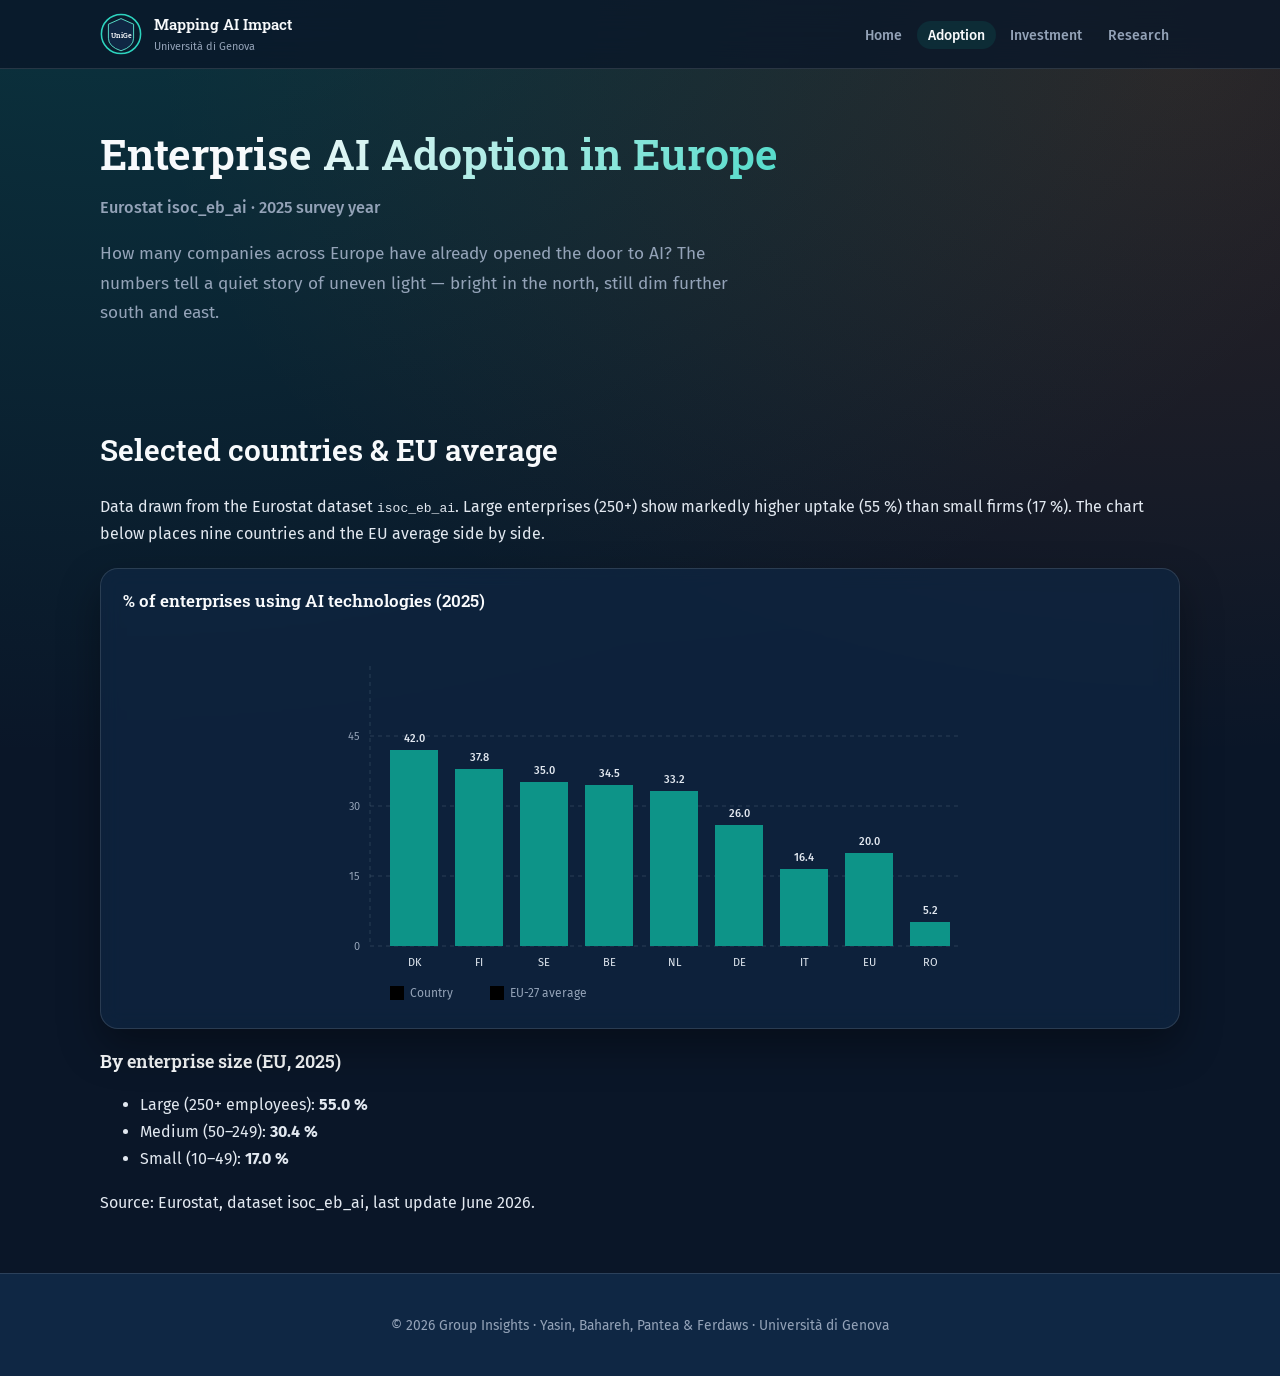
<file: pages/adoption.html>
<!DOCTYPE html>
<html lang="en">
<head>
  <meta charset="UTF-8">
  <meta name="viewport" content="width=device-width, initial-scale=1.0">
  <title>Enterprise Adoption · Mapping AI Impact</title>
  <link rel="preconnect" href="https://fonts.googleapis.com">
  <link rel="preconnect" href="https://fonts.gstatic.com" crossorigin>
  <link href="https://fonts.googleapis.com/css2?family=Fira+Sans:wght@300;400;500;600&family=Roboto+Slab:wght@400;500;600;700&display=swap" rel="stylesheet">
  <link rel="stylesheet" href="../css/styles.css">
</head>
<body>
  <header class="site-header">
    <div class="container header-inner">
      <div class="brand">
        <svg class="unige-mark" viewBox="0 0 60 60" aria-hidden="true">
          <circle class="mark-outer" cx="30" cy="30" r="28"/>
          <path class="mark-shield" d="M30 8 L48 16 L48 36 Q48 48 30 54 Q12 48 12 36 L12 16 Z"/>
          <text class="mark-text" x="30" y="36" text-anchor="middle">UniGe</text>
        </svg>
        <div class="brand-text">
          <span class="brand-title">Mapping AI Impact</span>
          <span class="brand-sub">Università di Genova</span>
        </div>
      </div>
      <nav class="main-nav" aria-label="Main">
        <ul>
          <li><a href="../index.html">Home</a></li>
          <li><a href="adoption.html" class="active">Adoption</a></li>
          <li><a href="investment.html">Investment</a></li>
          <li><a href="research.html">Research</a></li>
        </ul>
      </nav>
    </div>
  </header>

  <main>
    <section class="hero">
      <div class="container">
        <h1>Enterprise AI Adoption in Europe</h1>
        <p class="subtitle">Eurostat isoc_eb_ai · 2025 survey year</p>
        <p class="hero-lead">How many companies across Europe have already opened the door to AI? The numbers tell a quiet story of uneven light — bright in the north, still dim further south and east.</p>
      </div>
    </section>

    <section class="section">
      <div class="container">
        <h2>Selected countries & EU average</h2>
        <p>Data drawn from the Eurostat dataset <code>isoc_eb_ai</code>. Large enterprises (250+) show markedly higher uptake (55 %) than small firms (17 %). The chart below places nine countries and the EU average side by side.</p>

        <div class="chart-wrap">
          <h3 class="chart-title">% of enterprises using AI technologies (2025)</h3>
          <svg class="svg-chart" viewBox="0 0 720 380" role="img" aria-labelledby="adoption-title adoption-desc">
            <title id="adoption-title">Bar chart of AI adoption rates by country</title>
            <desc id="adoption-desc">Denmark 42 %, Finland 37.8 %, Sweden 35 %, Belgium 34.5 %, Netherlands 33.2 %, Germany 26 %, Italy 16.4 %, EU average 20 %, Romania 5.2 %</desc>

            <line class="grid-line" x1="90" y1="40" x2="90" y2="320"/>
            <line class="grid-line" x1="90" y1="320" x2="680" y2="320"/>
            <line class="grid-line" x1="90" y1="250" x2="680" y2="250"/>
            <line class="grid-line" x1="90" y1="180" x2="680" y2="180"/>
            <line class="grid-line" x1="90" y1="110" x2="680" y2="110"/>

            <text class="axis-label" x="80" y="324" text-anchor="end">0</text>
            <text class="axis-label" x="80" y="254" text-anchor="end">15</text>
            <text class="axis-label" x="80" y="184" text-anchor="end">30</text>
            <text class="axis-label" x="80" y="114" text-anchor="end">45</text>

            <rect class="bar" x="110" y="124" width="48" height="196"/>
            <text class="bar-label" x="134" y="116" text-anchor="middle">42.0</text>
            <text class="tick-label" x="134" y="340" text-anchor="middle">DK</text>

            <rect class="bar" x="175" y="143" width="48" height="177"/>
            <text class="bar-label" x="199" y="135" text-anchor="middle">37.8</text>
            <text class="tick-label" x="199" y="340" text-anchor="middle">FI</text>

            <rect class="bar" x="240" y="156" width="48" height="164"/>
            <text class="bar-label" x="264" y="148" text-anchor="middle">35.0</text>
            <text class="tick-label" x="264" y="340" text-anchor="middle">SE</text>

            <rect class="bar" x="305" y="159" width="48" height="161"/>
            <text class="bar-label" x="329" y="151" text-anchor="middle">34.5</text>
            <text class="tick-label" x="329" y="340" text-anchor="middle">BE</text>

            <rect class="bar" x="370" y="165" width="48" height="155"/>
            <text class="bar-label" x="394" y="157" text-anchor="middle">33.2</text>
            <text class="tick-label" x="394" y="340" text-anchor="middle">NL</text>

            <rect class="bar" x="435" y="199" width="48" height="121"/>
            <text class="bar-label" x="459" y="191" text-anchor="middle">26.0</text>
            <text class="tick-label" x="459" y="340" text-anchor="middle">DE</text>

            <rect class="bar" x="500" y="243" width="48" height="77"/>
            <text class="bar-label" x="524" y="235" text-anchor="middle">16.4</text>
            <text class="tick-label" x="524" y="340" text-anchor="middle">IT</text>

            <rect class="bar bar-eu" x="565" y="227" width="48" height="93"/>
            <text class="bar-label" x="589" y="219" text-anchor="middle">20.0</text>
            <text class="tick-label" x="589" y="340" text-anchor="middle">EU</text>

            <rect class="bar" x="630" y="296" width="40" height="24"/>
            <text class="bar-label" x="650" y="288" text-anchor="middle">5.2</text>
            <text class="tick-label" x="650" y="340" text-anchor="middle">RO</text>

            <rect class="legend-swatch legend-country" x="110" y="360" width="14" height="14"/>
            <text class="legend-text" x="130" y="371">Country</text>
            <rect class="legend-swatch legend-eu" x="210" y="360" width="14" height="14"/>
            <text class="legend-text" x="230" y="371">EU-27 average</text>
          </svg>
        </div>

        <h3>By enterprise size (EU, 2025)</h3>
        <ul>
          <li>Large (250+ employees): <strong>55.0 %</strong></li>
          <li>Medium (50–249): <strong>30.4 %</strong></li>
          <li>Small (10–49): <strong>17.0 %</strong></li>
        </ul>
        <p>Source: Eurostat, dataset isoc_eb_ai, last update June 2026.</p>
      </div>
    </section>
  </main>

  <footer class="site-footer">
    <div class="container">
      <p>© 2026 Group Insights · Yasin, Bahareh, Pantea & Ferdaws · Università di Genova</p>
    </div>
  </footer>
</body>
</html>
</file>
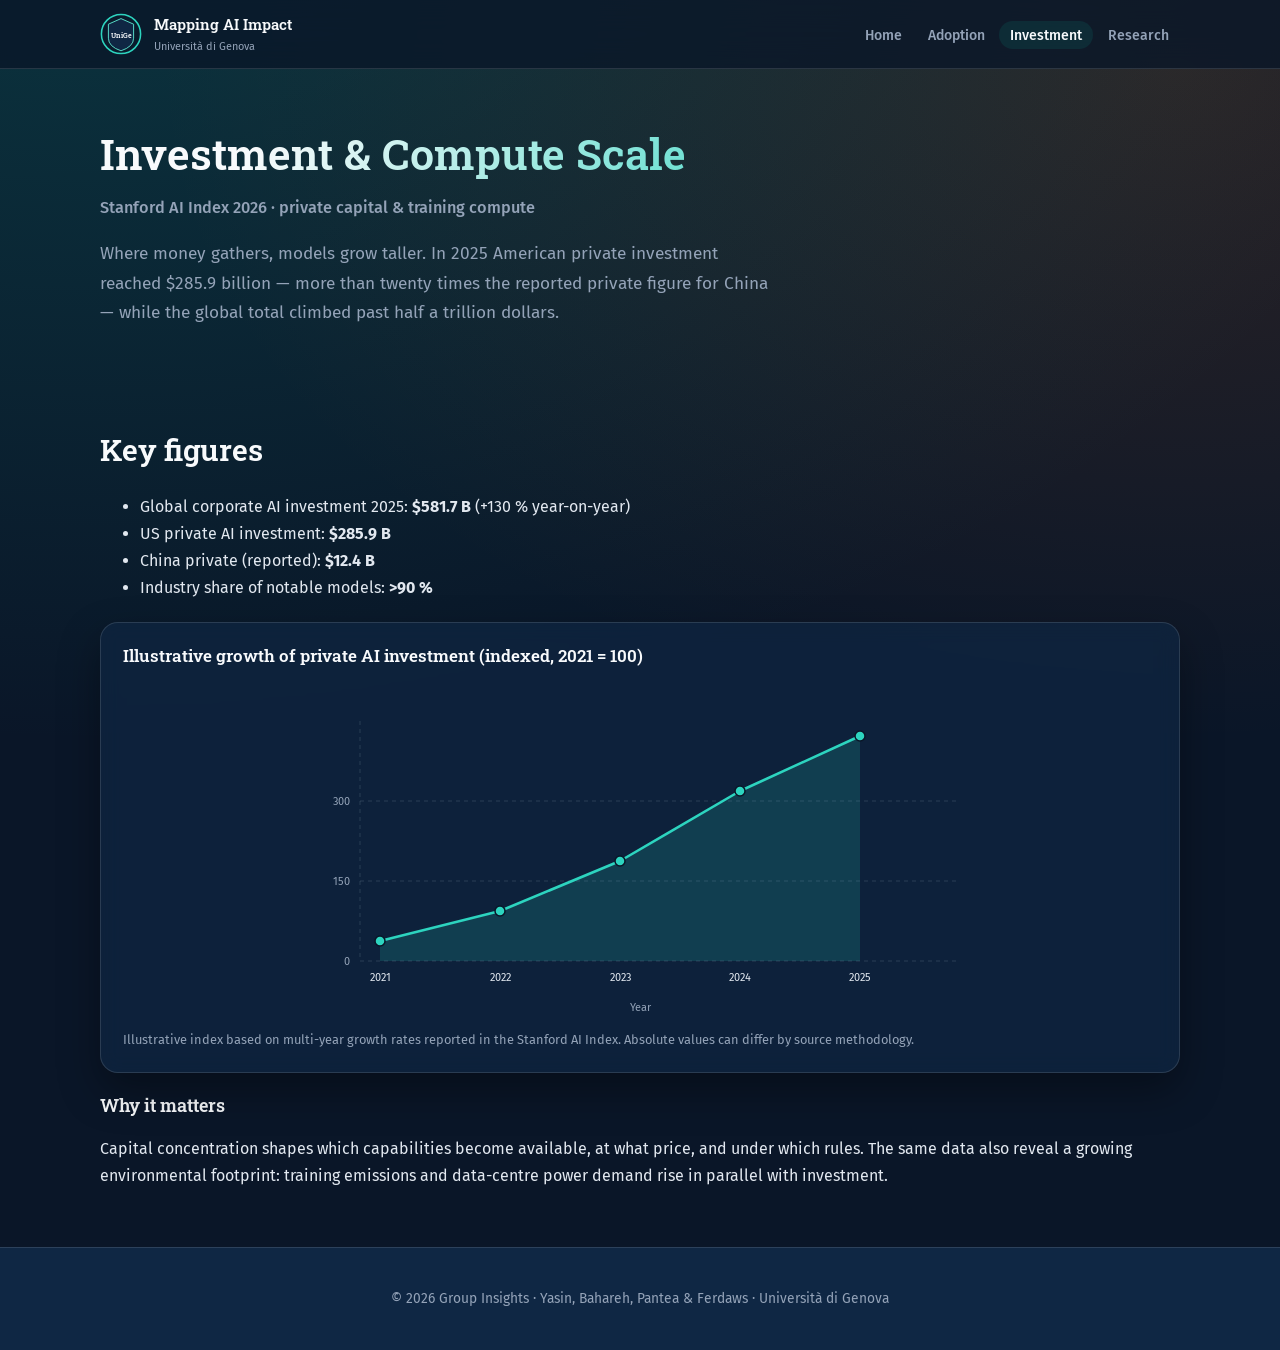
<file: pages/investment.html>
<!DOCTYPE html>
<html lang="en">
<head>
  <meta charset="UTF-8">
  <meta name="viewport" content="width=device-width, initial-scale=1.0">
  <title>Investment & Compute · Mapping AI Impact</title>
  <link rel="preconnect" href="https://fonts.googleapis.com">
  <link rel="preconnect" href="https://fonts.gstatic.com" crossorigin>
  <link href="https://fonts.googleapis.com/css2?family=Fira+Sans:wght@300;400;500;600&family=Roboto+Slab:wght@400;500;600;700&display=swap" rel="stylesheet">
  <link rel="stylesheet" href="../css/styles.css">
</head>
<body>
  <header class="site-header">
    <div class="container header-inner">
      <div class="brand">
        <svg class="unige-mark" viewBox="0 0 60 60" aria-hidden="true">
          <circle class="mark-outer" cx="30" cy="30" r="28"/>
          <path class="mark-shield" d="M30 8 L48 16 L48 36 Q48 48 30 54 Q12 48 12 36 L12 16 Z"/>
          <text class="mark-text" x="30" y="36" text-anchor="middle">UniGe</text>
        </svg>
        <div class="brand-text">
          <span class="brand-title">Mapping AI Impact</span>
          <span class="brand-sub">Università di Genova</span>
        </div>
      </div>
      <nav class="main-nav" aria-label="Main">
        <ul>
          <li><a href="../index.html">Home</a></li>
          <li><a href="adoption.html">Adoption</a></li>
          <li><a href="investment.html" class="active">Investment</a></li>
          <li><a href="research.html">Research</a></li>
        </ul>
      </nav>
    </div>
  </header>

  <main>
    <section class="hero">
      <div class="container">
        <h1>Investment & Compute Scale</h1>
        <p class="subtitle">Stanford AI Index 2026 · private capital & training compute</p>
        <p class="hero-lead">Where money gathers, models grow taller. In 2025 American private investment reached $285.9 billion — more than twenty times the reported private figure for China — while the global total climbed past half a trillion dollars.</p>
      </div>
    </section>

    <section class="section">
      <div class="container">
        <h2>Key figures</h2>
        <ul>
          <li>Global corporate AI investment 2025: <strong>$581.7 B</strong> (+130 % year-on-year)</li>
          <li>US private AI investment: <strong>$285.9 B</strong></li>
          <li>China private (reported): <strong>$12.4 B</strong></li>
          <li>Industry share of notable models: <strong>>90 %</strong></li>
        </ul>

        <div class="chart-wrap">
          <h3 class="chart-title">Illustrative growth of private AI investment (indexed, 2021 = 100)</h3>
          <svg class="svg-chart" viewBox="0 0 720 340" role="img" aria-labelledby="inv-title">
            <title id="inv-title">Line chart showing rapid rise in private AI investment</title>

            <line class="grid-line" x1="80" y1="40" x2="80" y2="280"/>
            <line class="grid-line" x1="80" y1="280" x2="680" y2="280"/>
            <line class="grid-line" x1="80" y1="200" x2="680" y2="200"/>
            <line class="grid-line" x1="80" y1="120" x2="680" y2="120"/>

            <text class="axis-label" x="70" y="284" text-anchor="end">0</text>
            <text class="axis-label" x="70" y="204" text-anchor="end">150</text>
            <text class="axis-label" x="70" y="124" text-anchor="end">300</text>

            <path class="area-path" d="M100,260 L220,230 L340,180 L460,110 L580,55 L580,280 L100,280 Z"/>
            <path class="line-path" d="M100,260 L220,230 L340,180 L460,110 L580,55"/>

            <circle class="dot" cx="100" cy="260" r="5"/>
            <circle class="dot" cx="220" cy="230" r="5"/>
            <circle class="dot" cx="340" cy="180" r="5"/>
            <circle class="dot" cx="460" cy="110" r="5"/>
            <circle class="dot" cx="580" cy="55" r="5"/>

            <text class="tick-label" x="100" y="300" text-anchor="middle">2021</text>
            <text class="tick-label" x="220" y="300" text-anchor="middle">2022</text>
            <text class="tick-label" x="340" y="300" text-anchor="middle">2023</text>
            <text class="tick-label" x="460" y="300" text-anchor="middle">2024</text>
            <text class="tick-label" x="580" y="300" text-anchor="middle">2025</text>

            <text class="axis-label" x="360" y="330" text-anchor="middle">Year</text>
          </svg>
          <p class="chart-note">Illustrative index based on multi-year growth rates reported in the Stanford AI Index. Absolute values can differ by source methodology.</p>
        </div>

        <h3>Why it matters</h3>
        <p>Capital concentration shapes which capabilities become available, at what price, and under which rules. The same data also reveal a growing environmental footprint: training emissions and data-centre power demand rise in parallel with investment.</p>
      </div>
    </section>
  </main>

  <footer class="site-footer">
    <div class="container">
      <p>© 2026 Group Insights · Yasin, Bahareh, Pantea & Ferdaws · Università di Genova</p>
    </div>
  </footer>
</body>
</html>
</file>
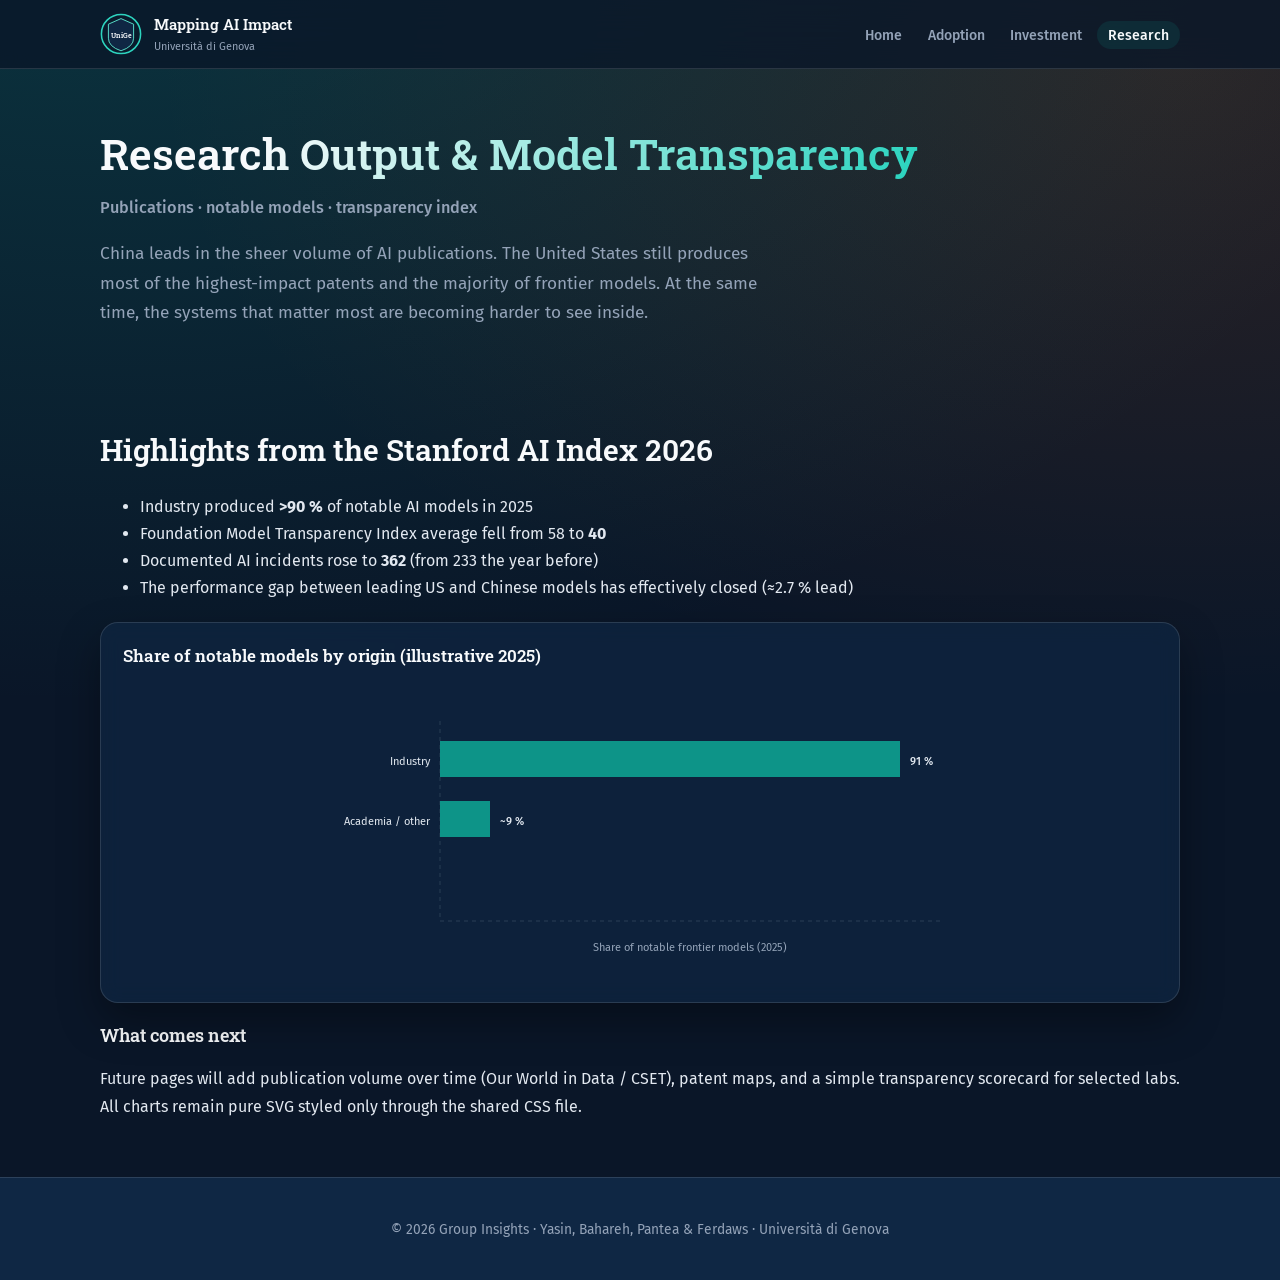
<file: pages/research.html>
<!DOCTYPE html>
<html lang="en">
<head>
  <meta charset="UTF-8">
  <meta name="viewport" content="width=device-width, initial-scale=1.0">
  <title>Research & Transparency · Mapping AI Impact</title>
  <link rel="preconnect" href="https://fonts.googleapis.com">
  <link rel="preconnect" href="https://fonts.gstatic.com" crossorigin>
  <link href="https://fonts.googleapis.com/css2?family=Fira+Sans:wght@300;400;500;600&family=Roboto+Slab:wght@400;500;600;700&display=swap" rel="stylesheet">
  <link rel="stylesheet" href="../css/styles.css">
</head>
<body>
  <header class="site-header">
    <div class="container header-inner">
      <div class="brand">
        <svg class="unige-mark" viewBox="0 0 60 60" aria-hidden="true">
          <circle class="mark-outer" cx="30" cy="30" r="28"/>
          <path class="mark-shield" d="M30 8 L48 16 L48 36 Q48 48 30 54 Q12 48 12 36 L12 16 Z"/>
          <text class="mark-text" x="30" y="36" text-anchor="middle">UniGe</text>
        </svg>
        <div class="brand-text">
          <span class="brand-title">Mapping AI Impact</span>
          <span class="brand-sub">Università di Genova</span>
        </div>
      </div>
      <nav class="main-nav" aria-label="Main">
        <ul>
          <li><a href="../index.html">Home</a></li>
          <li><a href="adoption.html">Adoption</a></li>
          <li><a href="investment.html">Investment</a></li>
          <li><a href="research.html" class="active">Research</a></li>
        </ul>
      </nav>
    </div>
  </header>

  <main>
    <section class="hero">
      <div class="container">
        <h1>Research Output & Model Transparency</h1>
        <p class="subtitle">Publications · notable models · transparency index</p>
        <p class="hero-lead">China leads in the sheer volume of AI publications. The United States still produces most of the highest-impact patents and the majority of frontier models. At the same time, the systems that matter most are becoming harder to see inside.</p>
      </div>
    </section>

    <section class="section">
      <div class="container">
        <h2>Highlights from the Stanford AI Index 2026</h2>
        <ul>
          <li>Industry produced <strong>>90 %</strong> of notable AI models in 2025</li>
          <li>Foundation Model Transparency Index average fell from 58 to <strong>40</strong></li>
          <li>Documented AI incidents rose to <strong>362</strong> (from 233 the year before)</li>
          <li>The performance gap between leading US and Chinese models has effectively closed (≈2.7 % lead)</li>
        </ul>

        <div class="chart-wrap">
          <h3 class="chart-title">Share of notable models by origin (illustrative 2025)</h3>
          <svg class="svg-chart" viewBox="0 0 720 300" role="img" aria-labelledby="res-title">
            <title id="res-title">Horizontal bars showing industry dominance</title>

            <line class="grid-line" x1="160" y1="40" x2="160" y2="240"/>
            <line class="grid-line" x1="160" y1="240" x2="660" y2="240"/>

            <rect class="bar" x="160" y="60" width="460" height="36"/>
            <text class="bar-label" x="630" y="84" text-anchor="start">91 %</text>
            <text class="tick-label" x="150" y="84" text-anchor="end">Industry</text>

            <rect class="bar" x="160" y="120" width="50" height="36"/>
            <text class="bar-label" x="220" y="144" text-anchor="start">~9 %</text>
            <text class="tick-label" x="150" y="144" text-anchor="end">Academia / other</text>

            <text class="axis-label" x="410" y="270" text-anchor="middle">Share of notable frontier models (2025)</text>
          </svg>
        </div>

        <h3>What comes next</h3>
        <p>Future pages will add publication volume over time (Our World in Data / CSET), patent maps, and a simple transparency scorecard for selected labs. All charts remain pure SVG styled only through the shared CSS file.</p>
      </div>
    </section>
  </main>

  <footer class="site-footer">
    <div class="container">
      <p>© 2026 Group Insights · Yasin, Bahareh, Pantea & Ferdaws · Università di Genova</p>
    </div>
  </footer>
</body>
</html>
</file>
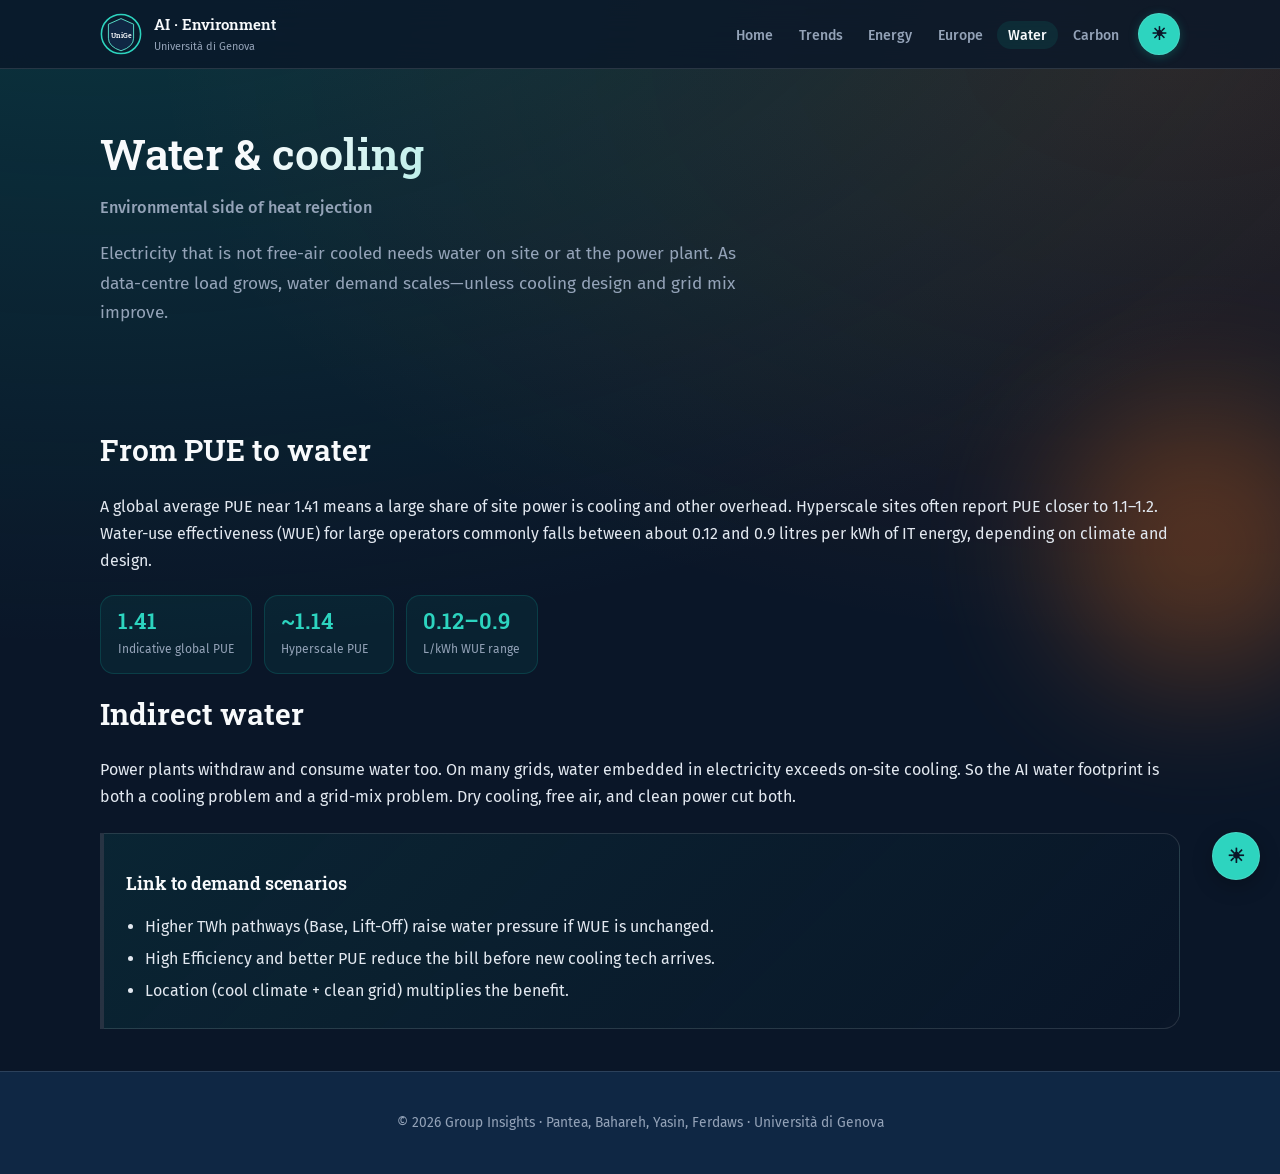
<file: pages/water.html>
<!DOCTYPE html>
<html lang="en" data-theme="dark">
<head>
  <meta charset="UTF-8">
  <meta name="viewport" content="width=device-width, initial-scale=1.0">
  <title>Water & cooling · Group Insights</title>
  <link rel="preconnect" href="https://fonts.googleapis.com">
  <link rel="preconnect" href="https://fonts.gstatic.com" crossorigin>
  <link href="https://fonts.googleapis.com/css2?family=Fira+Sans:wght@300;400;500;600&family=Roboto+Slab:wght@400;500;600;700&display=swap" rel="stylesheet">
  <link rel="stylesheet" href="../css/styles.css">
</head>
<body>
  <div class="blob blob-2" aria-hidden="true"></div>
  <header class="site-header">
    <div class="container header-inner">
      <div class="brand">
        <svg class="unige-mark" viewBox="0 0 60 60" aria-hidden="true">
          <circle class="mark-outer" cx="30" cy="30" r="28"/>
          <path class="mark-shield" d="M30 8 L48 16 L48 36 Q48 48 30 54 Q12 48 12 36 L12 16 Z"/>
          <text class="mark-text" x="30" y="36" text-anchor="middle">UniGe</text>
        </svg>
        <div class="brand-text">
          <span class="brand-title">AI · Environment</span>
          <span class="brand-sub">Università di Genova</span>
        </div>
      </div>
      <div class="header-actions">
        <nav class="main-nav" aria-label="Main">
          <ul>
            <li><a href="../index.html">Home</a></li>
            <li><a href="trends.html">Trends</a></li>
            <li><a href="energy.html">Energy</a></li>
            <li><a href="europe.html">Europe</a></li>
            <li><a href="water.html" class="active">Water</a></li>
            <li><a href="carbon.html">Carbon</a></li>
          </ul>
        </nav>
        <button class="theme-toggle" type="button" aria-label="Toggle theme">◐</button>
      </div>
    </div>
  </header>
  <button class="theme-toggle-fixed" type="button" aria-label="Toggle theme">◐</button>

  <main>
    <section class="hero">
      <div class="container">
        <h1>Water & cooling</h1>
        <p class="subtitle">Environmental side of heat rejection</p>
        <p class="hero-lead">Electricity that is not free-air cooled needs water on site or at the power plant. As data-centre load grows, water demand scales—unless cooling design and grid mix improve.</p>
      </div>
    </section>

    <section class="section">
      <div class="container">
        <h2>From PUE to water</h2>
        <p>A global average PUE near 1.41 means a large share of site power is cooling and other overhead. Hyperscale sites often report PUE closer to 1.1–1.2. Water-use effectiveness (WUE) for large operators commonly falls between about 0.12 and 0.9 litres per kWh of IT energy, depending on climate and design.</p>
        <div class="stat-row">
          <div class="stat-pill"><span class="num">1.41</span><span class="label">Indicative global PUE</span></div>
          <div class="stat-pill"><span class="num">~1.14</span><span class="label">Hyperscale PUE</span></div>
          <div class="stat-pill"><span class="num">0.12–0.9</span><span class="label">L/kWh WUE range</span></div>
        </div>

        <h2>Indirect water</h2>
        <p>Power plants withdraw and consume water too. On many grids, water embedded in electricity exceeds on-site cooling. So the AI water footprint is both a cooling problem and a grid-mix problem. Dry cooling, free air, and clean power cut both.</p>

        <div class="highlight-box">
          <h3>Link to demand scenarios</h3>
          <ul>
            <li>Higher TWh pathways (Base, Lift-Off) raise water pressure if WUE is unchanged.</li>
            <li>High Efficiency and better PUE reduce the bill before new cooling tech arrives.</li>
            <li>Location (cool climate + clean grid) multiplies the benefit.</li>
          </ul>
        </div>
      </div>
    </section>
  </main>

  <footer class="site-footer">
    <div class="container">
      <p>© 2026 Group Insights · Pantea, Bahareh, Yasin, Ferdaws · Università di Genova</p>
    </div>
  </footer>
  <script>
  (function(){var root=document.documentElement,key='insights-theme',s=null;try{s=localStorage.getItem(key);}catch(_){}if(s==='light'||s==='dark')root.setAttribute('data-theme',s);function sync(){var t=root.getAttribute('data-theme')||'dark',label=t==='dark'?'☀':'☾';document.querySelectorAll('.theme-toggle,.theme-toggle-fixed').forEach(function(b){b.textContent=label;});}sync();function toggle(){var n=(root.getAttribute('data-theme')||'dark')==='dark'?'light':'dark';root.setAttribute('data-theme',n);try{localStorage.setItem(key,n);}catch(_){}sync();}document.querySelectorAll('.theme-toggle,.theme-toggle-fixed').forEach(function(b){b.addEventListener('click',toggle);});})();
  </script>
</body>
</html>
</file>
<file: css/styles.css>
/* Group Insights – AI Environment & Energy
   Light / Dark liquid design. SVG via CSS selectors only. */

:root, [data-theme="dark"] {
  --bg: #0a1628;
  --bg-soft: #0f2744;
  --text: #e2e8f0;
  --text-soft: #94a3b8;
  --heading: #f8fafc;
  --teal: #0d9488;
  --mint: #2dd4bf;
  --glow: #5eead4;
  --coral: #f97316;
  --glass: rgba(255, 255, 255, 0.07);
  --glass-border: rgba(255, 255, 255, 0.12);
  --card: rgba(15, 39, 68, 0.7);
  --shadow: 0 18px 40px rgba(0, 0, 0, 0.35);
  --header-bg: rgba(10, 22, 40, 0.78);
  --blob-teal: rgba(13, 148, 136, 0.28);
  --blob-coral: rgba(249, 115, 22, 0.14);
  --grid: rgba(148, 163, 184, 0.22);
  --bar-fill: #0d9488;
  --bar-accent: #f97316;
  --line: #2dd4bf;
  --area: rgba(45, 212, 191, 0.16);
}

[data-theme="light"] {
  --bg: #f0f7f6;
  --bg-soft: #e2f0ee;
  --text: #1e293b;
  --text-soft: #64748b;
  --heading: #0f172a;
  --teal: #0f766e;
  --mint: #0d9488;
  --glow: #14b8a6;
  --coral: #ea580c;
  --glass: rgba(255, 255, 255, 0.7);
  --glass-border: rgba(15, 23, 42, 0.08);
  --card: rgba(255, 255, 255, 0.85);
  --shadow: 0 14px 32px rgba(15, 23, 42, 0.08);
  --header-bg: rgba(240, 247, 246, 0.9);
  --blob-teal: rgba(13, 148, 136, 0.12);
  --blob-coral: rgba(234, 88, 12, 0.08);
  --grid: rgba(100, 116, 139, 0.2);
  --bar-fill: #0f766e;
  --bar-accent: #ea580c;
  --line: #0d9488;
  --area: rgba(13, 148, 136, 0.12);
}

*, *::before, *::after { box-sizing: border-box; }
html { scroll-behavior: smooth; }

body {
  margin: 0;
  font-family: "Fira Sans", system-ui, sans-serif;
  font-weight: 400;
  line-height: 1.7;
  color: var(--text);
  background: var(--bg);
  background-image:
    radial-gradient(ellipse 110% 70% at 8% -15%, var(--blob-teal), transparent),
    radial-gradient(ellipse 80% 50% at 92% 5%, var(--blob-coral), transparent);
  min-height: 100vh;
  transition: background 0.35s ease, color 0.25s ease;
}

h1, h2, h3, h4 {
  font-family: "Roboto Slab", Georgia, serif;
  font-weight: 600;
  line-height: 1.25;
  color: var(--heading);
}
h1 { font-size: clamp(1.75rem, 4vw, 2.7rem); margin-bottom: 0.3em; }
h2 { font-size: clamp(1.35rem, 2.6vw, 1.85rem); margin-top: 0; }
h3 { font-size: 1.15rem; }

a { color: var(--mint); text-underline-offset: 3px; transition: color 0.2s; }
a:hover { color: var(--glow); }

.container { width: min(1080px, 92%); margin-inline: auto; position: relative; z-index: 1; }

.blob {
  position: absolute; border-radius: 50%; filter: blur(70px);
  pointer-events: none; z-index: 0; opacity: 0.55;
}
.blob-1 { width: 380px; height: 380px; background: var(--teal); top: -100px; left: -80px; }
.blob-2 { width: 280px; height: 280px; background: var(--coral); top: 45%; right: -60px; opacity: 0.3; }

/* Header – no wrap that hides controls */
.site-header {
  position: sticky; top: 0; z-index: 100;
  backdrop-filter: blur(16px); -webkit-backdrop-filter: blur(16px);
  background: var(--header-bg);
  border-bottom: 1px solid var(--glass-border);
  padding: 0.75rem 0;
}
.header-inner {
  display: flex;
  align-items: center;
  justify-content: space-between;
  gap: 0.75rem;
  flex-wrap: nowrap;
}
.brand { display: flex; align-items: center; gap: 0.75rem; flex-shrink: 0; }
.unige-mark { width: 42px; height: 42px; }
.mark-outer { fill: none; stroke: var(--mint); stroke-width: 2.2; }
.mark-shield { fill: var(--bg-soft); stroke: var(--glow); stroke-width: 1.3; }
.mark-text { fill: var(--heading); font-family: "Roboto Slab", serif; font-size: 10px; font-weight: 600; }
.brand-title { display: block; font-family: "Roboto Slab", serif; font-weight: 600; font-size: 0.95rem; color: var(--heading); }
.brand-sub { display: block; font-size: 0.68rem; color: var(--text-soft); }

.header-actions {
  display: flex;
  align-items: center;
  gap: 0.5rem;
  flex-shrink: 0;
  margin-left: auto;
}

.main-nav ul {
  list-style: none; margin: 0; padding: 0;
  display: flex; gap: 0.2rem; flex-wrap: nowrap;
}
.main-nav a {
  color: var(--text-soft); text-decoration: none; font-weight: 500; font-size: 0.88rem;
  padding: 0.35rem 0.7rem; border-radius: 999px; transition: background 0.2s, color 0.2s;
  white-space: nowrap;
}
.main-nav a:hover, .main-nav a.active {
  color: var(--heading); background: rgba(13, 148, 136, 0.15);
}

/* Theme toggle – always visible */
.theme-toggle {
  border: 1px solid var(--glass-border);
  background: var(--mint);
  color: #0a1628;
  width: 42px; height: 42px; border-radius: 50%;
  cursor: pointer; display: grid; place-items: center;
  font-size: 1.15rem; font-weight: 700;
  flex-shrink: 0;
  transition: transform 0.2s, box-shadow 0.2s;
  box-shadow: 0 2px 10px rgba(13, 148, 136, 0.35);
}
.theme-toggle:hover {
  transform: scale(1.08);
  box-shadow: 0 4px 16px rgba(13, 148, 136, 0.5);
}
[data-theme="light"] .theme-toggle {
  background: var(--teal);
  color: #fff;
}

/* Fixed floating toggle as backup so it is never lost */
.theme-toggle-fixed {
  position: fixed;
  bottom: 1.25rem;
  right: 1.25rem;
  z-index: 200;
  border: 1px solid var(--glass-border);
  background: var(--mint);
  color: #0a1628;
  width: 48px; height: 48px; border-radius: 50%;
  cursor: pointer; display: grid; place-items: center;
  font-size: 1.25rem; font-weight: 700;
  box-shadow: 0 6px 20px rgba(0, 0, 0, 0.25);
  transition: transform 0.2s;
}
.theme-toggle-fixed:hover { transform: scale(1.08); }
[data-theme="light"] .theme-toggle-fixed {
  background: var(--teal);
  color: #fff;
}

/* Hero */
.hero { position: relative; padding: 3.6rem 0 2.8rem; overflow: hidden; }
.hero h1 {
  background: linear-gradient(120deg, var(--heading) 15%, var(--mint) 75%, var(--glow));
  -webkit-background-clip: text; background-clip: text; color: transparent;
  margin-top: 0;
}
[data-theme="light"] .hero h1 {
  background: linear-gradient(120deg, #0f172a 10%, #0f766e 70%, #0d9488);
  -webkit-background-clip: text; background-clip: text; color: transparent;
}
.subtitle { font-size: 1.02rem; color: var(--text-soft); margin: 0.35rem 0 1.1rem; font-weight: 500; }
.hero-lead { max-width: 42rem; font-size: 1.08rem; color: var(--text-soft); }

.section { padding: 2.6rem 0; position: relative; }
.section.alt {
  background: linear-gradient(180deg, transparent, rgba(13, 148, 136, 0.05), transparent);
}

.section-heading {
  display: flex;
  align-items: end;
  justify-content: space-between;
  gap: 2rem;
  margin-bottom: 1.4rem;
}
.section-heading h2 { margin-bottom: 0; }
.eyebrow {
  color: var(--mint);
  font-size: 0.72rem;
  font-weight: 600;
  letter-spacing: 0.14em;
  margin: 0 0 0.35rem;
  text-transform: uppercase;
}
.section-intro {
  color: var(--text-soft);
  max-width: 29rem;
  margin: 0;
  font-size: 0.94rem;
}

.lens-grid {
  display: grid;
  grid-template-columns: repeat(3, 1fr);
  gap: 1rem;
}
.lens-card {
  background: var(--card);
  border: 1px solid var(--glass-border);
  border-radius: 18px;
  padding: 1.35rem;
  box-shadow: var(--shadow);
  transition: transform 0.22s, border-color 0.22s;
}
.lens-card:hover { transform: translateY(-3px); border-color: rgba(13, 148, 136, 0.45); }
.lens-number {
  color: var(--coral);
  font-family: "Roboto Slab", serif;
  font-size: 0.82rem;
  font-weight: 600;
  letter-spacing: 0.08em;
}
.lens-card h3 { margin: 0.55rem 0 0.2rem; }
.lens-value {
  color: var(--mint);
  font-family: "Roboto Slab", serif;
  font-size: 1.15rem;
  font-weight: 600;
  line-height: 1.25;
  margin: 0 0 0.7rem;
}
.lens-card p:not(.lens-value) { color: var(--text-soft); font-size: 0.91rem; margin: 0 0 1rem; }
.lens-card a { font-size: 0.88rem; font-weight: 600; }

.equation-card {
  align-items: center;
  background: linear-gradient(110deg, rgba(13, 148, 136, 0.16), rgba(249, 115, 22, 0.08));
  border: 1px solid var(--glass-border);
  border-radius: 18px;
  display: flex;
  gap: 2rem;
  justify-content: space-between;
  margin-top: 1rem;
  padding: 1.35rem 1.5rem;
}
.equation-card h3 { margin: 0 0 0.35rem; }
.equation-copy { color: var(--text-soft); font-size: 0.9rem; margin: 0; max-width: 37rem; }
.equation {
  align-items: center;
  color: var(--heading);
  display: flex;
  flex-shrink: 0;
  font-family: "Roboto Slab", serif;
  font-size: clamp(0.9rem, 2vw, 1.25rem);
  gap: 0.6rem;
  white-space: nowrap;
}
.equation span { background: rgba(13, 148, 136, 0.18); border-radius: 8px; padding: 0.55rem 0.7rem; }
.equation span:last-child { background: rgba(249, 115, 22, 0.16); }
.equation b { color: var(--coral); }

.related-grid {
  display: grid;
  grid-template-columns: repeat(3, 1fr);
  gap: 1rem;
}
.related-card {
  background: var(--glass);
  border: 1px solid var(--glass-border);
  border-radius: 16px;
  color: var(--text);
  display: flex;
  flex-direction: column;
  min-height: 145px;
  padding: 1.25rem;
  position: relative;
  text-decoration: none;
  transition: transform 0.22s, background 0.22s;
}
.related-card:hover { background: rgba(13, 148, 136, 0.14); color: var(--text); transform: translateY(-3px); }
.related-kicker { color: var(--mint); font-size: 0.72rem; font-weight: 600; letter-spacing: 0.12em; text-transform: uppercase; }
.related-card strong { color: var(--heading); font-family: "Roboto Slab", serif; font-size: 1.08rem; margin: 0.45rem 0 0.25rem; }
.related-card > span:not(.related-kicker):not(.related-arrow) { color: var(--text-soft); font-size: 0.9rem; padding-right: 1.5rem; }
.related-arrow { bottom: 1.2rem; color: var(--coral); font-size: 1.2rem; position: absolute; right: 1.2rem; }

.glass-card {
  background: var(--card); backdrop-filter: blur(12px); -webkit-backdrop-filter: blur(12px);
  border: 1px solid var(--glass-border); border-radius: 18px;
  padding: 1.4rem 1.5rem; box-shadow: var(--shadow); margin-bottom: 1.1rem;
  transition: transform 0.22s, border-color 0.22s;
}
.glass-card:hover { transform: translateY(-2px); border-color: rgba(13, 148, 136, 0.35); }
.glass-card h3 { margin-top: 0; margin-bottom: 0.4rem; }
.glass-card p { margin: 0; color: var(--text-soft); font-size: 0.96rem; }

.highlight-box {
  background: linear-gradient(135deg, rgba(13, 148, 136, 0.12), transparent);
  border-left: 4px solid var(--mint);
  padding: 1.2rem 1.4rem; margin-top: 1.4rem;
  border-radius: 0 16px 16px 0;
  border: 1px solid var(--glass-border); border-left-width: 4px;
}
.highlight-box ul { margin: 0.4rem 0 0; padding-left: 1.15rem; }
.highlight-box li { margin-bottom: 0.3rem; }

.data-list { padding-left: 1.15rem; }
.data-list li { margin-bottom: 0.4rem; }

.stat-row { display: flex; flex-wrap: wrap; gap: 0.75rem; margin: 1.3rem 0; }
.stat-pill {
  background: rgba(13, 148, 136, 0.1);
  border: 1px solid rgba(13, 148, 136, 0.25);
  border-radius: 14px; padding: 0.75rem 1.05rem; min-width: 130px;
}
.stat-pill .num {
  font-family: "Roboto Slab", serif; font-size: 1.4rem; font-weight: 600;
  color: var(--mint); display: block; line-height: 1.15;
}
.stat-pill .label { font-size: 0.75rem; color: var(--text-soft); margin-top: 0.1rem; }

.site-footer {
  background: var(--bg-soft); border-top: 1px solid var(--glass-border);
  color: var(--text-soft); padding: 1.6rem 0; font-size: 0.86rem; text-align: center;
}
.site-footer a { color: var(--mint); }

/* Charts */
.chart-wrap {
  background: var(--card); backdrop-filter: blur(10px);
  border: 1px solid var(--glass-border); border-radius: 18px;
  padding: 1.35rem; margin: 1.3rem 0; box-shadow: var(--shadow); overflow-x: auto;
}
.chart-title { font-family: "Roboto Slab", serif; font-size: 1.08rem; margin: 0 0 0.9rem; color: var(--heading); }
.chart-note { font-size: 0.8rem; color: var(--text-soft); margin: 0.5rem 0 0; }
.svg-chart { width: 100%; max-width: 720px; height: auto; display: block; margin: 0 auto; }

.axis-label { font-family: "Fira Sans", sans-serif; font-size: 11px; fill: var(--text-soft); }
.tick-label { font-family: "Fira Sans", sans-serif; font-size: 11px; fill: var(--text); }
.bar { fill: var(--bar-fill); transition: fill 0.2s; }
.bar:hover { fill: var(--mint); }
.bar-accent { fill: var(--bar-accent); }
.bar-label { font-family: "Fira Sans", sans-serif; font-size: 11px; font-weight: 500; fill: var(--text); }
.line-path { fill: none; stroke: var(--line); stroke-width: 2.6; stroke-linecap: round; stroke-linejoin: round; }
.area-path { fill: var(--area); stroke: none; }
.dot { fill: var(--line); stroke: var(--bg); stroke-width: 1.5; }
.grid-line { stroke: var(--grid); stroke-width: 1; stroke-dasharray: 4 4; }
.legend-swatch { stroke: none; }
.legend-teal { fill: var(--bar-fill); }
.legend-coral { fill: var(--bar-accent); }
.legend-text { font-family: "Fira Sans", sans-serif; font-size: 12px; fill: var(--text-soft); }

@media (max-width: 720px) {
  .header-inner { flex-wrap: wrap; }
  .main-nav ul { flex-wrap: wrap; }
  .brand-sub { display: none; }
  .section-heading { align-items: start; flex-direction: column; gap: 0.4rem; }
  .lens-grid, .related-grid { grid-template-columns: 1fr; }
  .equation-card { align-items: flex-start; flex-direction: column; gap: 1rem; }
}
@media (max-width: 640px) {
  .hero { padding: 2.5rem 0 2rem; }
  .stat-pill { min-width: 110px; }
  .main-nav a { font-size: 0.8rem; padding: 0.3rem 0.55rem; }
}
</file>
<file: comparison.css>
/* Assignment 1: scoped additions, using the established site theme. */
.comparison-page { overflow-x: clip; }
.comparison-page .header-inner { flex-wrap: wrap; }
.comparison-page .header-actions { flex-wrap: wrap; }
.comparison-page .main-nav ul { flex-wrap: wrap; }
.comparison-page .hero { padding-bottom: 1.6rem; }
.comparison-page .hero h1 { max-width: 900px; font-size: clamp(2.1rem, 5.5vw, 4.3rem); }
.comparison-page .hero-lead { max-width: 47rem; font-size: 1.15rem; }
.comparison-skip { position: absolute; left: 1rem; top: -8rem; z-index: 300; background: var(--bg); padding: 1rem; }
.comparison-skip:focus { top: 1rem; }
.comparison-scope { border-left: 3px solid var(--mint); padding: .8rem 1.2rem; background: var(--glass); max-width: 49rem; margin-top: 1.7rem; }
.comparison-scope p { margin: .2rem 0 0; font-size: .95rem; }
.comparison-jumps { display: flex; flex-wrap: wrap; gap: .5rem 1.2rem; margin-top: 1.7rem; font-size: .88rem; }
.comparison-content { padding-bottom: 2rem; }
.comparison-card { background: var(--card); border: 1px solid var(--glass-border); border-radius: 18px; padding: clamp(1rem, 3vw, 2rem); margin: 1.5rem 0; scroll-margin-top: 8rem; }
.comparison-card-head h2 { margin: .3rem 0 .7rem; }
.comparison-card-head > p:last-child { color: var(--text-soft); margin: 0 0 1rem; }
.comparison-scroll { overflow-x: auto; margin: .8rem 0; }
.comparison-scroll > svg { display: block; width: 100%; min-width: 640px; height: auto; font-family: "Fira Sans", sans-serif; }
.comparison-control { display: flex; align-items: center; gap: .8rem; flex-wrap: wrap; font-weight: 500; font-size: .9rem; margin: 1rem 0; }
.comparison-control select { font: inherit; color: var(--heading); background: var(--bg-soft); border: 1px solid var(--text-soft); padding: .5rem .8rem; border-radius: 6px; min-height: 42px; }
.comparison-page :focus-visible { outline: 3px solid var(--mint); outline-offset: 4px; }
.comparison-takeaway { border-left: 3px solid var(--mint); padding: .7rem 1rem; background: var(--glass); font-size: 1.04rem; margin: 1rem 0; }
.comparison-reading { display: grid; grid-template-columns: 1fr 1fr; gap: 1.8rem; }
.comparison-reading p { color: var(--text-soft); font-size: .92rem; margin: .3rem 0; }
.comparison-reading strong { color: var(--text); }
.comparison-legend { list-style: none; display: flex; flex-wrap: wrap; gap: .5rem 1.5rem; padding: 0; font-size: .88rem; margin: 1rem 0 .5rem; }
.comparison-legend li { display: flex; align-items: center; gap: .4rem; }
.swatch { display: inline-block; width: 16px; height: 16px; border-radius: 3px; border: 1px solid var(--text-soft); }
.cmp-grid { stroke: var(--grid); stroke-width: 1; }
.cmp-label { fill: var(--heading); font-size: 15px; }
.cmp-axis { fill: var(--text); font-size: 14px; }
.cmp-bar { fill: var(--mint); }
.cmp-wind, .cmp-renewables { fill: #2fbba7; background: #2fbba7; }
.cmp-solar { fill: #efb24e; background: #efb24e; }
.cmp-fossil { fill: #e1906c; background: #e1906c; }
.cmp-nuclear { fill: #a5a2ef; background: #a5a2ef; }
.segment-label { fill: #0a1628; font-size: 14px; font-weight: 600; }
.heat-0 { fill: #e9eff0; background: #e9eff0; }
.heat-1 { fill: #c7e4df; background: #c7e4df; }
.heat-2 { fill: #83c8bb; background: #83c8bb; }
.heat-3 { fill: #399b8a; background: #399b8a; }
.heat-4 { fill: #15685b; background: #15685b; }
.heat-5 { fill: #08453b; background: #08453b; }
.heat-text { fill: #0a1628; font-size: 16px; font-weight: 500; }
.heat-text-4, .heat-text-5 { fill: #fff; }
.waffle-layout { display: grid; grid-template-columns: minmax(250px, 350px) 1fr; align-items: center; gap: 3rem; max-width: 800px; margin: 1.2rem auto; }
#waffle-grid svg { width: 100%; height: auto; display: block; }
#waffle-summary h3 { margin-top: 0; }
#waffle-summary p { margin: .6rem 0; }
#waffle-summary strong { font-size: 1.4rem; }
.comparison-table { overflow-x: auto; margin-top: 1rem; }
.comparison-table table { border-collapse: collapse; min-width: 900px; width: 100%; font-size: .82rem; }
.comparison-table caption { text-align: left; color: var(--text-soft); margin-bottom: .8rem; }
.comparison-table th, .comparison-table td { padding: .6rem; border-bottom: 1px solid var(--glass-border); text-align: right; }
.comparison-table th:first-child { text-align: left; }
.comparison-page summary { cursor: pointer; color: var(--mint); font-weight: 500; padding: .7rem 0; }
@media (max-width: 720px) {
  .comparison-reading { grid-template-columns: 1fr; gap: .7rem; }
  .waffle-layout { grid-template-columns: 1fr; gap: 1rem; max-width: 330px; }
  .comparison-page .header-actions { margin-left: 0; width: 100%; }
  .comparison-page .main-nav { flex: 1; }
  .comparison-card { scroll-margin-top: 12rem; }
}
@media print {
  .comparison-page .site-header, .comparison-control, .comparison-jumps { display: none; }
  .comparison-page { color: #17212b; background: white; }
  .comparison-card { break-inside: avoid; box-shadow: none; }
  .comparison-scroll > svg { min-width: 0; }
}
</file>
